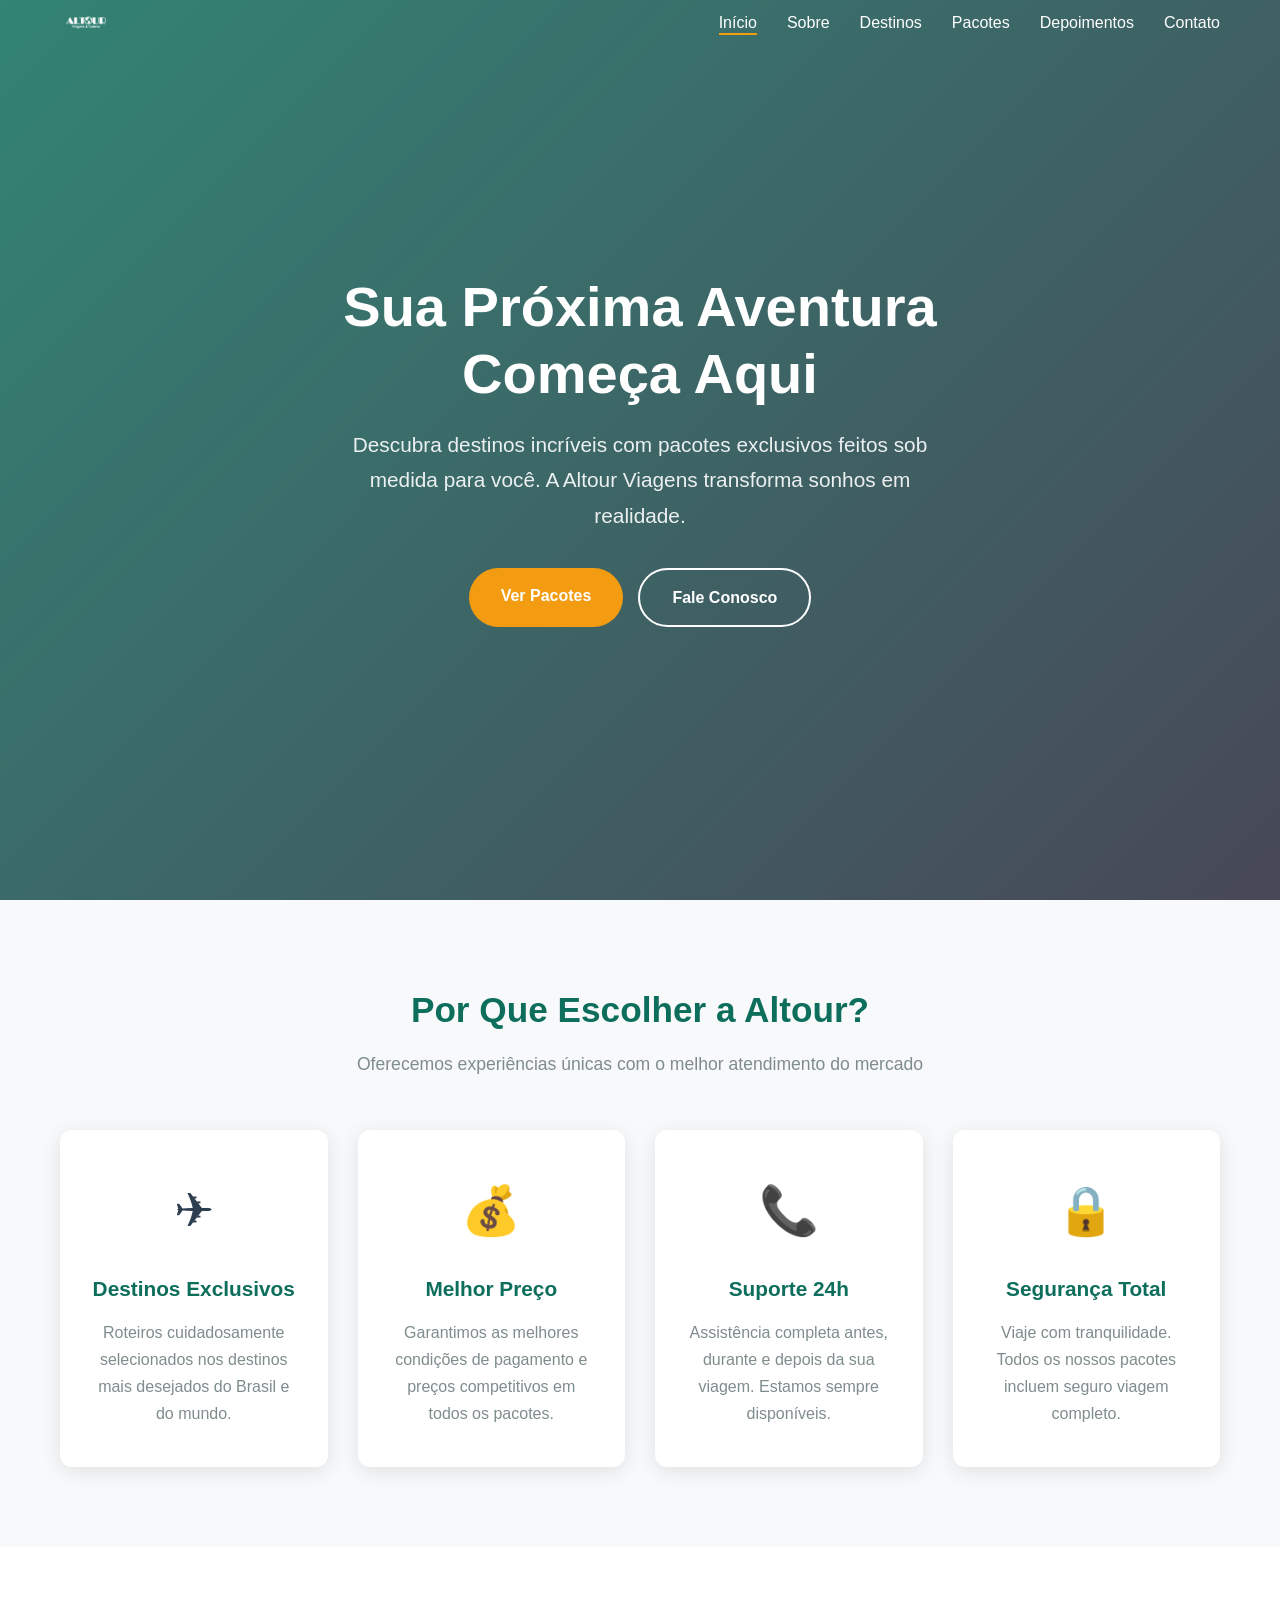
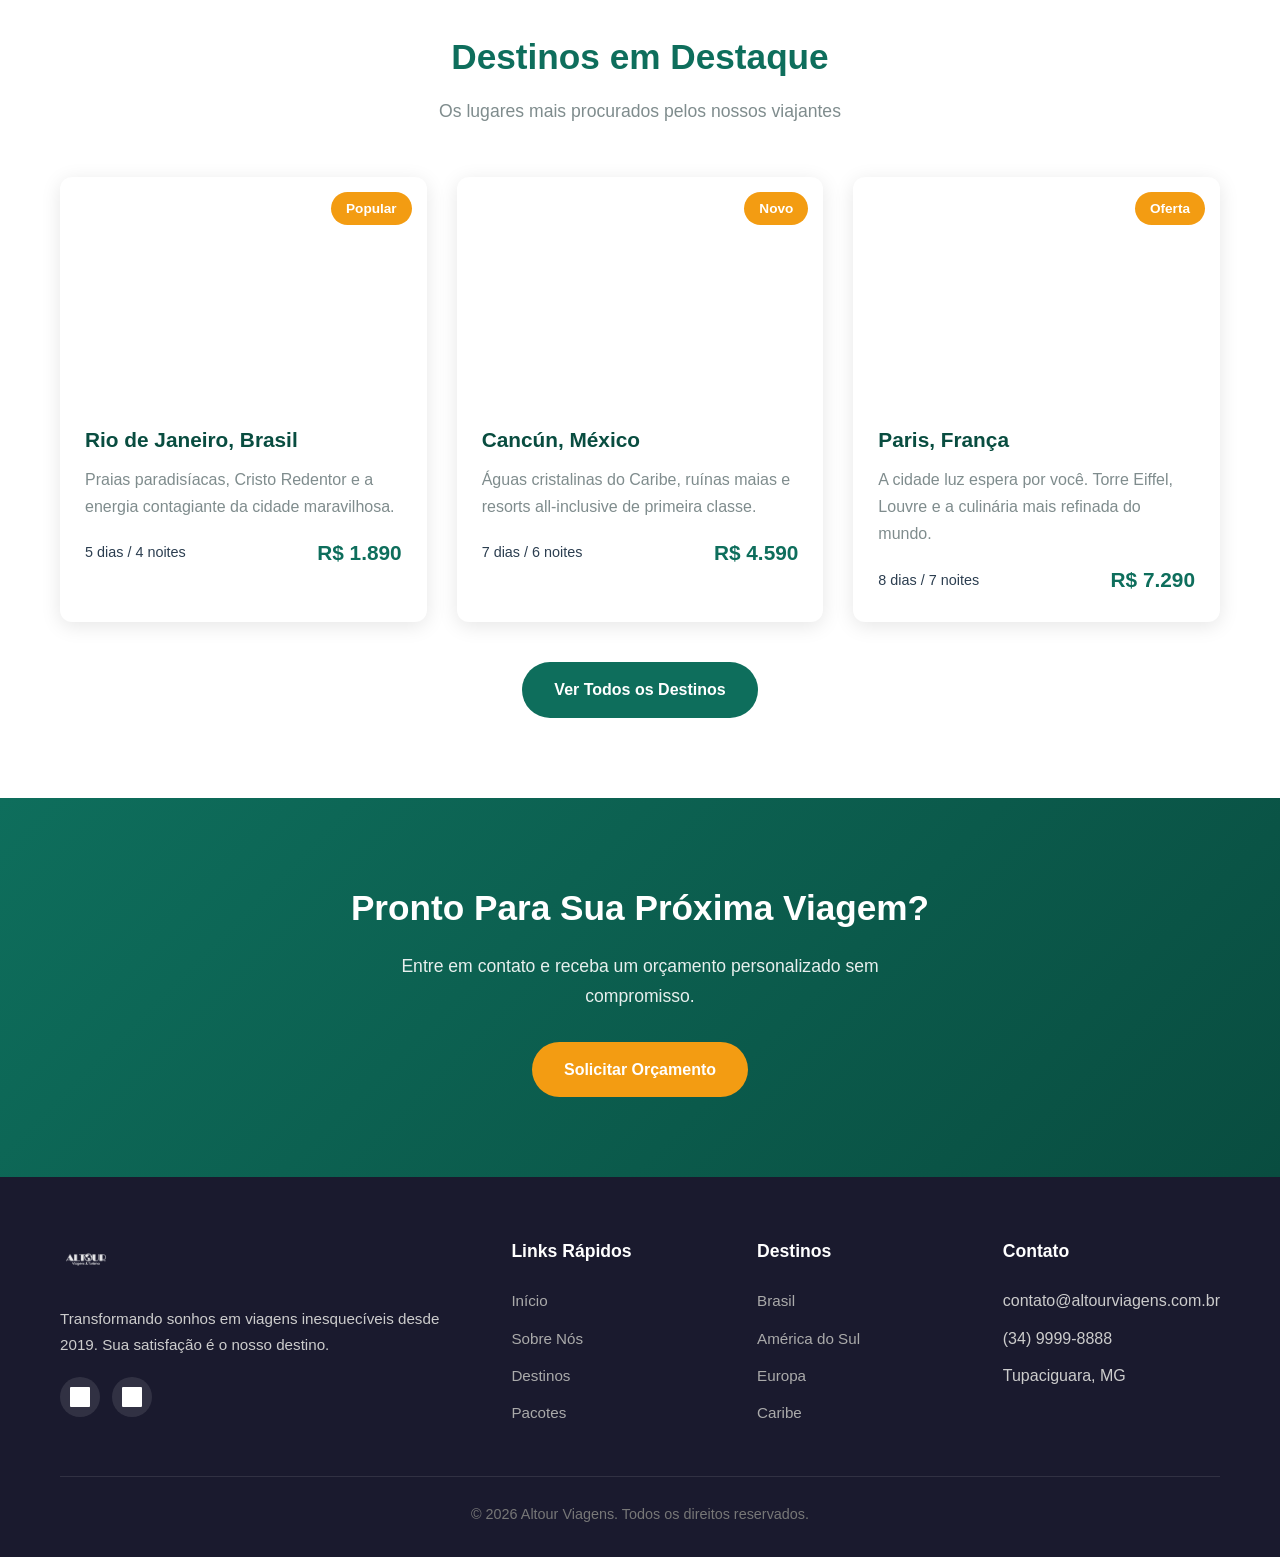
<file: index.html>
<!DOCTYPE html>
<html lang="pt-BR">
<head>
  <meta charset="UTF-8">
  <meta name="viewport" content="width=device-width, initial-scale=1.0">
  <title>Altour Viagens - Sua Próxima Aventura Começa Aqui</title>
  <meta name="description" content="Altour Viagens - Agência de viagens com os melhores pacotes e destinos nacionais e internacionais. Planeje sua viagem dos sonhos!">
  <link rel="stylesheet" href="css/style.css">
</head>
<body>

  <!-- HEADER -->
  <header>
    <nav class="container">
      <a href="index.html" class="logo"><img src="img/logo.png" alt="Altour Viagens & Turismo"></a>
      <ul class="nav-links">
        <li><a href="index.html" class="nav-link active">Início</a></li>
        <li><a href="about.html" class="nav-link">Sobre</a></li>
        <li><a href="destinations.html" class="nav-link">Destinos</a></li>
        <li><a href="packages.html" class="nav-link">Pacotes</a></li>
        <li><a href="testimonials.html" class="nav-link">Depoimentos</a></li>
        <li><a href="contact.html" class="nav-link">Contato</a></li>
      </ul>
      <button class="hamburger" aria-label="Menu">
        <span></span><span></span><span></span>
      </button>
    </nav>
  </header>

  <!-- HERO -->
  <section class="hero">
    <div class="hero-content">
      <h1>Sua Próxima Aventura<br>Começa Aqui</h1>
      <p>Descubra destinos incríveis com pacotes exclusivos feitos sob medida para você. A Altour Viagens transforma sonhos em realidade.</p>
      <div class="hero-buttons">
        <a href="packages.html" class="btn btn-primary">Ver Pacotes</a>
        <a href="contact.html" class="btn btn-outline">Fale Conosco</a>
      </div>
    </div>
  </section>

  <!-- DIFERENCIAIS -->
  <section class="section features">
    <div class="container">
      <div class="section-title">
        <h2>Por Que Escolher a Altour?</h2>
        <p>Oferecemos experiências únicas com o melhor atendimento do mercado</p>
      </div>
      <div class="features-grid">
        <div class="feature-card">
          <div class="feature-icon">&#9992;</div>
          <h3>Destinos Exclusivos</h3>
          <p>Roteiros cuidadosamente selecionados nos destinos mais desejados do Brasil e do mundo.</p>
        </div>
        <div class="feature-card">
          <div class="feature-icon">&#128176;</div>
          <h3>Melhor Preço</h3>
          <p>Garantimos as melhores condições de pagamento e preços competitivos em todos os pacotes.</p>
        </div>
        <div class="feature-card">
          <div class="feature-icon">&#128222;</div>
          <h3>Suporte 24h</h3>
          <p>Assistência completa antes, durante e depois da sua viagem. Estamos sempre disponíveis.</p>
        </div>
        <div class="feature-card">
          <div class="feature-icon">&#128274;</div>
          <h3>Segurança Total</h3>
          <p>Viaje com tranquilidade. Todos os nossos pacotes incluem seguro viagem completo.</p>
        </div>
      </div>
    </div>
  </section>

  <!-- DESTINOS EM DESTAQUE -->
  <section class="section">
    <div class="container">
      <div class="section-title">
        <h2>Destinos em Destaque</h2>
        <p>Os lugares mais procurados pelos nossos viajantes</p>
      </div>
      <div class="destinations-grid">
        <div class="destination-card">
          <div class="destination-img" style="background-image: url('https://images.unsplash.com/photo-1483729558449-99ef09a8c325?w=600&q=80')">
            <span class="destination-badge">Popular</span>
          </div>
          <div class="destination-info">
            <h3>Rio de Janeiro, Brasil</h3>
            <p>Praias paradisíacas, Cristo Redentor e a energia contagiante da cidade maravilhosa.</p>
            <div class="destination-meta">
              <span>5 dias / 4 noites</span>
              <span class="destination-price">R$ 1.890</span>
            </div>
          </div>
        </div>
        <div class="destination-card">
          <div class="destination-img" style="background-image: url('https://images.unsplash.com/photo-1539037116277-4db20889f2d4?w=600&q=80')">
            <span class="destination-badge">Novo</span>
          </div>
          <div class="destination-info">
            <h3>Cancún, México</h3>
            <p>Águas cristalinas do Caribe, ruínas maias e resorts all-inclusive de primeira classe.</p>
            <div class="destination-meta">
              <span>7 dias / 6 noites</span>
              <span class="destination-price">R$ 4.590</span>
            </div>
          </div>
        </div>
        <div class="destination-card">
          <div class="destination-img" style="background-image: url('https://images.unsplash.com/photo-1499856871958-5b9627545d1a?w=600&q=80')">
            <span class="destination-badge">Oferta</span>
          </div>
          <div class="destination-info">
            <h3>Paris, França</h3>
            <p>A cidade luz espera por você. Torre Eiffel, Louvre e a culinária mais refinada do mundo.</p>
            <div class="destination-meta">
              <span>8 dias / 7 noites</span>
              <span class="destination-price">R$ 7.290</span>
            </div>
          </div>
        </div>
      </div>
      <div style="text-align: center; margin-top: 40px;">
        <a href="destinations.html" class="btn btn-secondary">Ver Todos os Destinos</a>
      </div>
    </div>
  </section>

  <!-- CTA -->
  <section class="cta">
    <div class="container">
      <h2>Pronto Para Sua Próxima Viagem?</h2>
      <p>Entre em contato e receba um orçamento personalizado sem compromisso.</p>
      <a href="contact.html" class="btn btn-primary">Solicitar Orçamento</a>
    </div>
  </section>

  <!-- FOOTER -->
  <footer>
    <div class="container">
      <div class="footer-grid">
        <div class="footer-about">
          <a href="index.html" class="logo"><img src="img/logo.png" alt="Altour Viagens & Turismo"></a>
          <p>Transformando sonhos em viagens inesquecíveis desde 2019. Sua satisfação é o nosso destino.</p>
          <div class="footer-social">
            <a href="#" aria-label="Facebook"><img src="img/icon2.png" alt="Facebook"></a>
            <a href="#" aria-label="Instagram"><img src="img/icon1.png" alt="Instagram"></a>
          </div>
        </div>
        <div class="footer-col">
          <h4>Links Rápidos</h4>
          <ul>
            <li><a href="index.html">Início</a></li>
            <li><a href="about.html">Sobre Nós</a></li>
            <li><a href="destinations.html">Destinos</a></li>
            <li><a href="packages.html">Pacotes</a></li>
          </ul>
        </div>
        <div class="footer-col">
          <h4>Destinos</h4>
          <ul>
            <li><a href="destinations.html">Brasil</a></li>
            <li><a href="destinations.html">América do Sul</a></li>
            <li><a href="destinations.html">Europa</a></li>
            <li><a href="destinations.html">Caribe</a></li>
          </ul>
        </div>
        <div class="footer-col">
          <h4>Contato</h4>
          <ul>
            <li>contato@altourviagens.com.br</li>
            <li>(34) 9999-8888</li>
            <li>Tupaciguara, MG</li>
          </ul>
        </div>
      </div>
      <div class="footer-bottom">
        <p>&copy; 2026 Altour Viagens. Todos os direitos reservados.</p>
      </div>
    </div>
  </footer>

  <script src="js/main.js"></script>
</body>
</html>
</file>
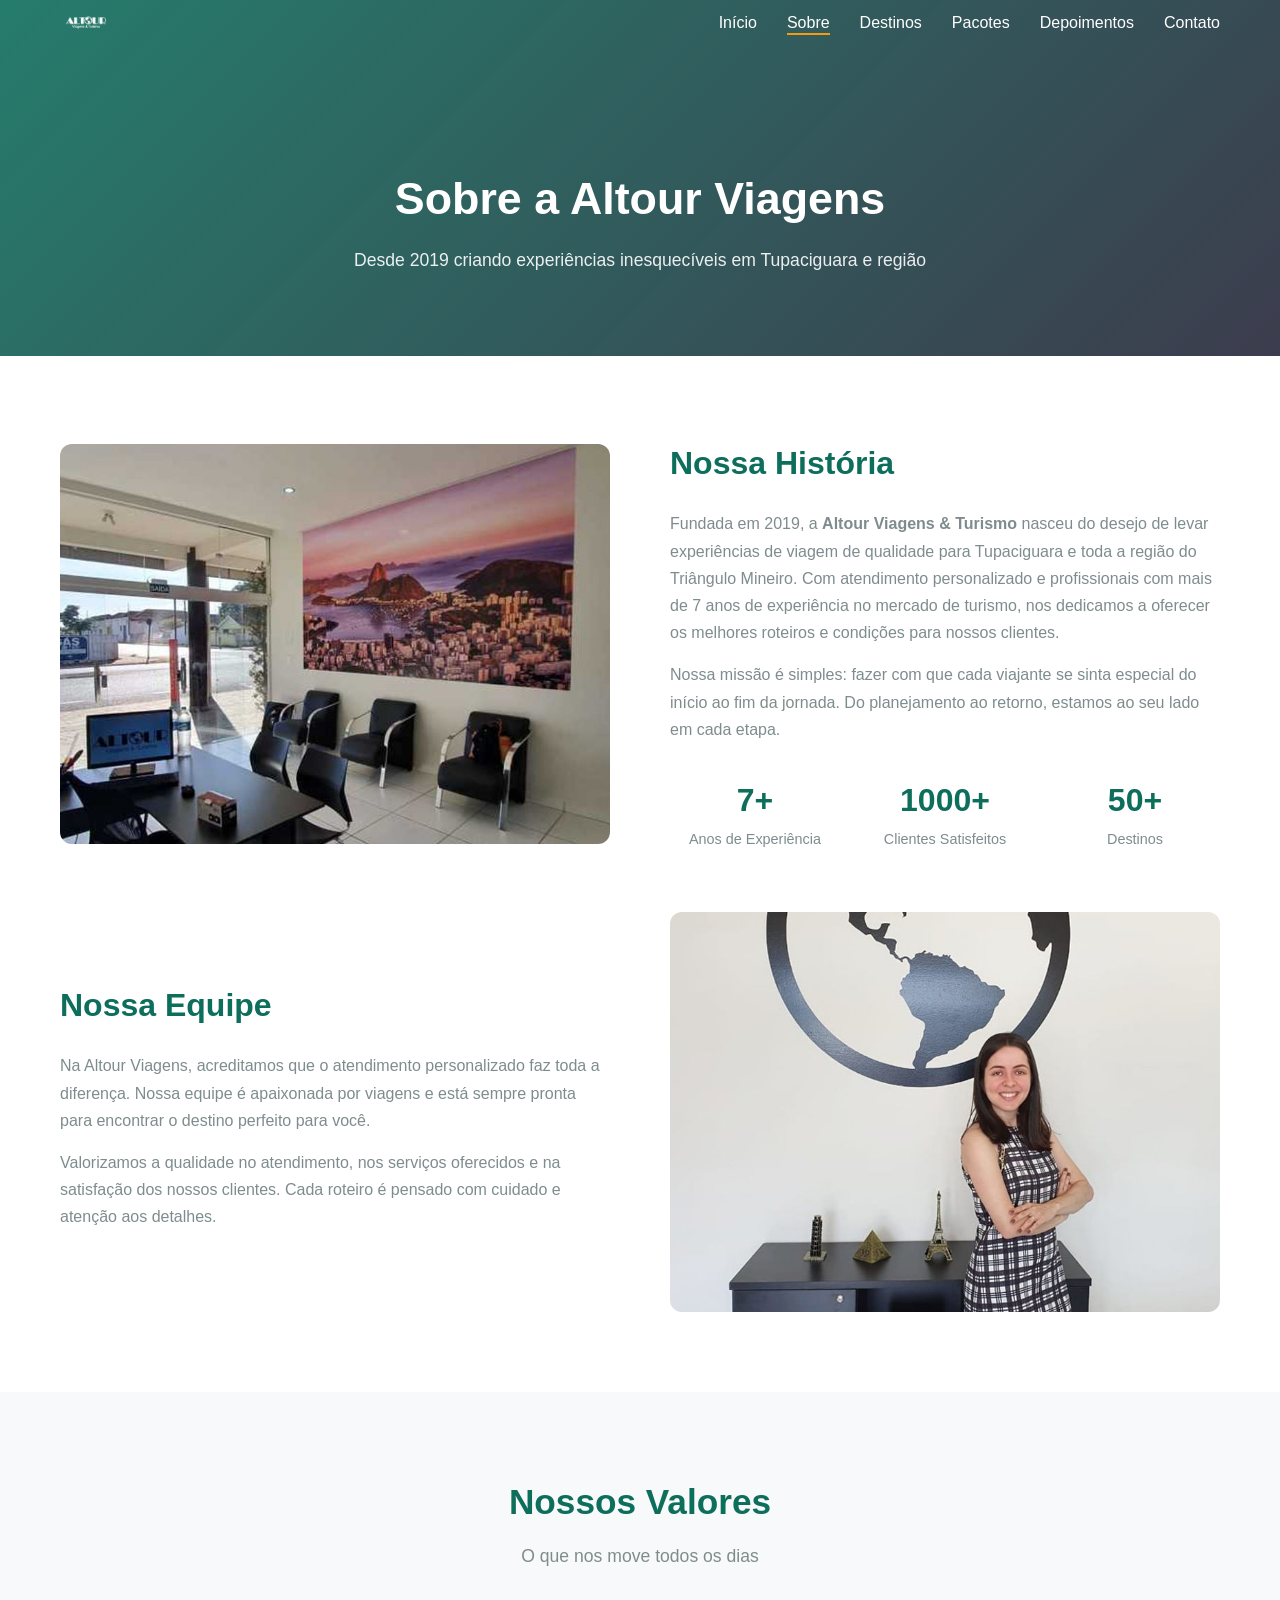
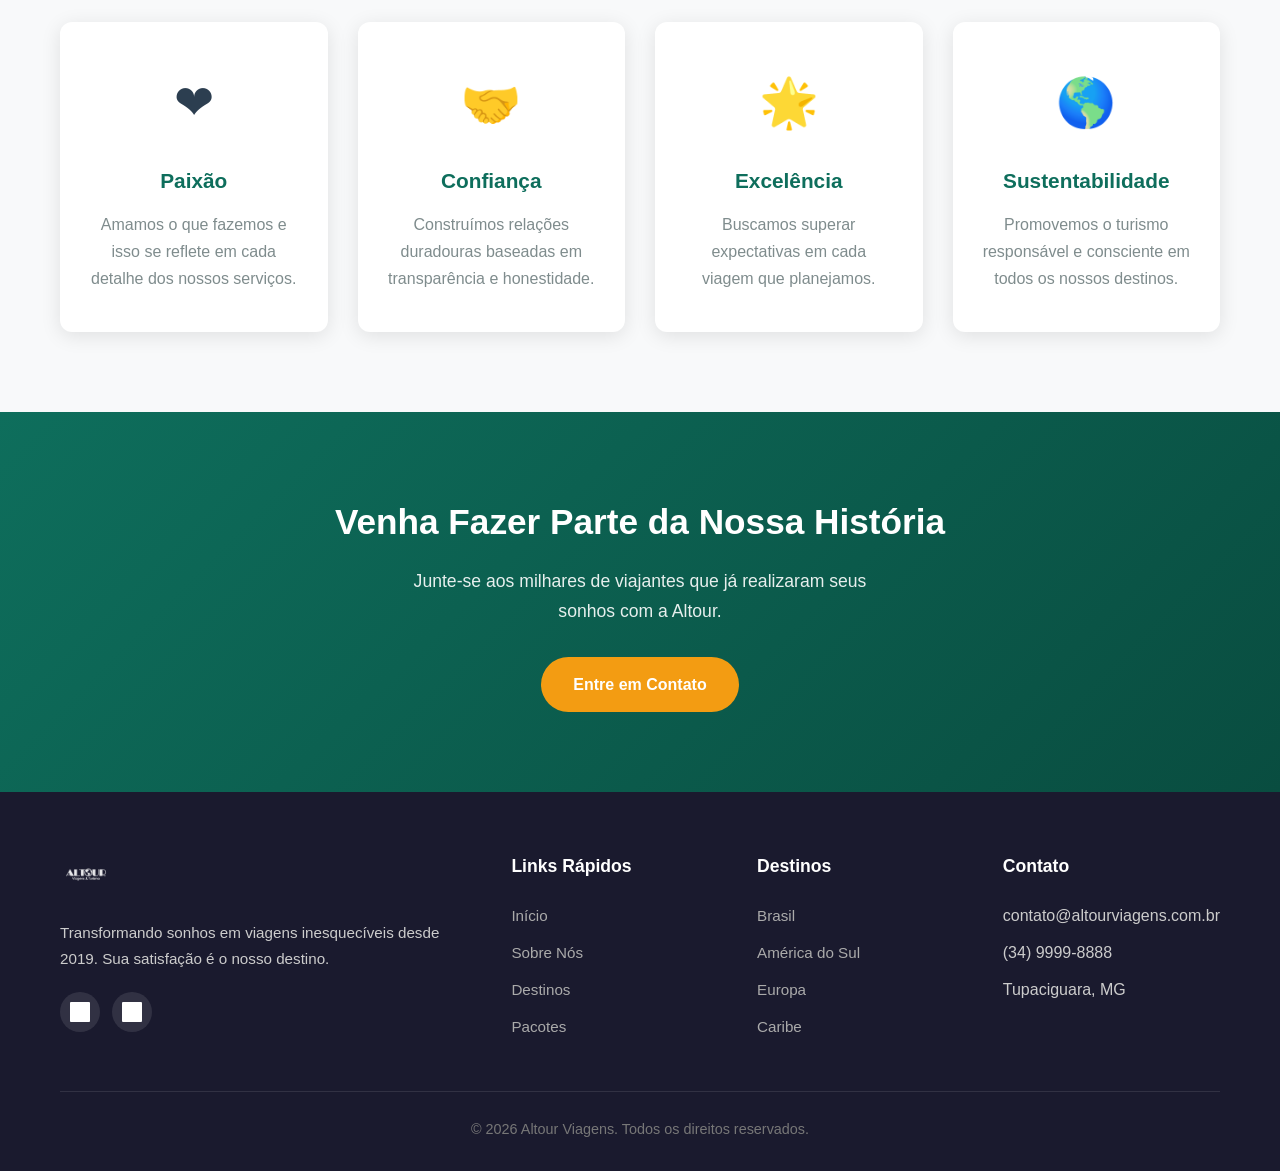
<file: about.html>
<!DOCTYPE html>
<html lang="pt-BR">
<head>
  <meta charset="UTF-8">
  <meta name="viewport" content="width=device-width, initial-scale=1.0">
  <title>Sobre Nós - Altour Viagens</title>
  <meta name="description" content="Conheça a história da Altour Viagens e descubra por que somos referência em turismo no Brasil.">
  <link rel="stylesheet" href="css/style.css">
</head>
<body>

  <!-- HEADER -->
  <header class="scrolled">
    <nav class="container">
      <a href="index.html" class="logo"><img src="img/logo.png" alt="Altour Viagens & Turismo"></a>
      <ul class="nav-links">
        <li><a href="index.html" class="nav-link">Início</a></li>
        <li><a href="about.html" class="nav-link active">Sobre</a></li>
        <li><a href="destinations.html" class="nav-link">Destinos</a></li>
        <li><a href="packages.html" class="nav-link">Pacotes</a></li>
        <li><a href="testimonials.html" class="nav-link">Depoimentos</a></li>
        <li><a href="contact.html" class="nav-link">Contato</a></li>
      </ul>
      <button class="hamburger" aria-label="Menu">
        <span></span><span></span><span></span>
      </button>
    </nav>
  </header>

  <!-- PAGE HERO -->
  <section class="page-hero">
    <div class="container">
      <h1>Sobre a Altour Viagens</h1>
      <p>Desde 2019 criando experiências inesquecíveis em Tupaciguara e região</p>
    </div>
  </section>

  <!-- ABOUT -->
  <section class="section">
    <div class="container">
      <div class="about-content">
        <div class="about-img"><img src="img/office.jpg" alt="Escritório da Altour Viagens em Tupaciguara"></div>
        <div class="about-text">
          <h2>Nossa História</h2>
          <p>Fundada em 2019, a <strong>Altour Viagens & Turismo</strong> nasceu do desejo de levar experiências de viagem de qualidade para Tupaciguara e toda a região do Triângulo Mineiro. Com atendimento personalizado e profissionais com mais de 7 anos de experiência no mercado de turismo, nos dedicamos a oferecer os melhores roteiros e condições para nossos clientes.</p>
          <p>Nossa missão é simples: fazer com que cada viajante se sinta especial do início ao fim da jornada. Do planejamento ao retorno, estamos ao seu lado em cada etapa.</p>
          <div class="about-stats">
            <div class="stat">
              <div class="stat-number">7+</div>
              <div class="stat-label">Anos de Experiência</div>
            </div>
            <div class="stat">
              <div class="stat-number">1000+</div>
              <div class="stat-label">Clientes Satisfeitos</div>
            </div>
            <div class="stat">
              <div class="stat-number">50+</div>
              <div class="stat-label">Destinos</div>
            </div>
          </div>
        </div>
      </div>

      <div class="about-content" style="margin-top: 60px;">
        <div class="about-text">
          <h2>Nossa Equipe</h2>
          <p>Na Altour Viagens, acreditamos que o atendimento personalizado faz toda a diferença. Nossa equipe é apaixonada por viagens e está sempre pronta para encontrar o destino perfeito para você.</p>
          <p>Valorizamos a qualidade no atendimento, nos serviços oferecidos e na satisfação dos nossos clientes. Cada roteiro é pensado com cuidado e atenção aos detalhes.</p>
        </div>
        <div class="about-img"><img src="img/team-ligia.jpg" alt="Equipe Altour Viagens"></div>
      </div>
    </div>
  </section>

  <!-- VALUES -->
  <section class="section features">
    <div class="container">
      <div class="section-title">
        <h2>Nossos Valores</h2>
        <p>O que nos move todos os dias</p>
      </div>
      <div class="features-grid">
        <div class="feature-card">
          <div class="feature-icon">&#10084;</div>
          <h3>Paixão</h3>
          <p>Amamos o que fazemos e isso se reflete em cada detalhe dos nossos serviços.</p>
        </div>
        <div class="feature-card">
          <div class="feature-icon">&#129309;</div>
          <h3>Confiança</h3>
          <p>Construímos relações duradouras baseadas em transparência e honestidade.</p>
        </div>
        <div class="feature-card">
          <div class="feature-icon">&#127775;</div>
          <h3>Excelência</h3>
          <p>Buscamos superar expectativas em cada viagem que planejamos.</p>
        </div>
        <div class="feature-card">
          <div class="feature-icon">&#127758;</div>
          <h3>Sustentabilidade</h3>
          <p>Promovemos o turismo responsável e consciente em todos os nossos destinos.</p>
        </div>
      </div>
    </div>
  </section>

  <!-- CTA -->
  <section class="cta">
    <div class="container">
      <h2>Venha Fazer Parte da Nossa História</h2>
      <p>Junte-se aos milhares de viajantes que já realizaram seus sonhos com a Altour.</p>
      <a href="contact.html" class="btn btn-primary">Entre em Contato</a>
    </div>
  </section>

  <!-- FOOTER -->
  <footer>
    <div class="container">
      <div class="footer-grid">
        <div class="footer-about">
          <a href="index.html" class="logo"><img src="img/logo.png" alt="Altour Viagens & Turismo"></a>
          <p>Transformando sonhos em viagens inesquecíveis desde 2019. Sua satisfação é o nosso destino.</p>
          <div class="footer-social">
            <a href="#" aria-label="Facebook"><img src="img/icon2.png" alt="Facebook"></a>
            <a href="#" aria-label="Instagram"><img src="img/icon1.png" alt="Instagram"></a>
          </div>
        </div>
        <div class="footer-col">
          <h4>Links Rápidos</h4>
          <ul>
            <li><a href="index.html">Início</a></li>
            <li><a href="about.html">Sobre Nós</a></li>
            <li><a href="destinations.html">Destinos</a></li>
            <li><a href="packages.html">Pacotes</a></li>
          </ul>
        </div>
        <div class="footer-col">
          <h4>Destinos</h4>
          <ul>
            <li><a href="destinations.html">Brasil</a></li>
            <li><a href="destinations.html">América do Sul</a></li>
            <li><a href="destinations.html">Europa</a></li>
            <li><a href="destinations.html">Caribe</a></li>
          </ul>
        </div>
        <div class="footer-col">
          <h4>Contato</h4>
          <ul>
            <li>contato@altourviagens.com.br</li>
            <li>(34) 9999-8888</li>
            <li>Tupaciguara, MG</li>
          </ul>
        </div>
      </div>
      <div class="footer-bottom">
        <p>&copy; 2026 Altour Viagens. Todos os direitos reservados.</p>
      </div>
    </div>
  </footer>

  <script src="js/main.js"></script>
</body>
</html>
</file>
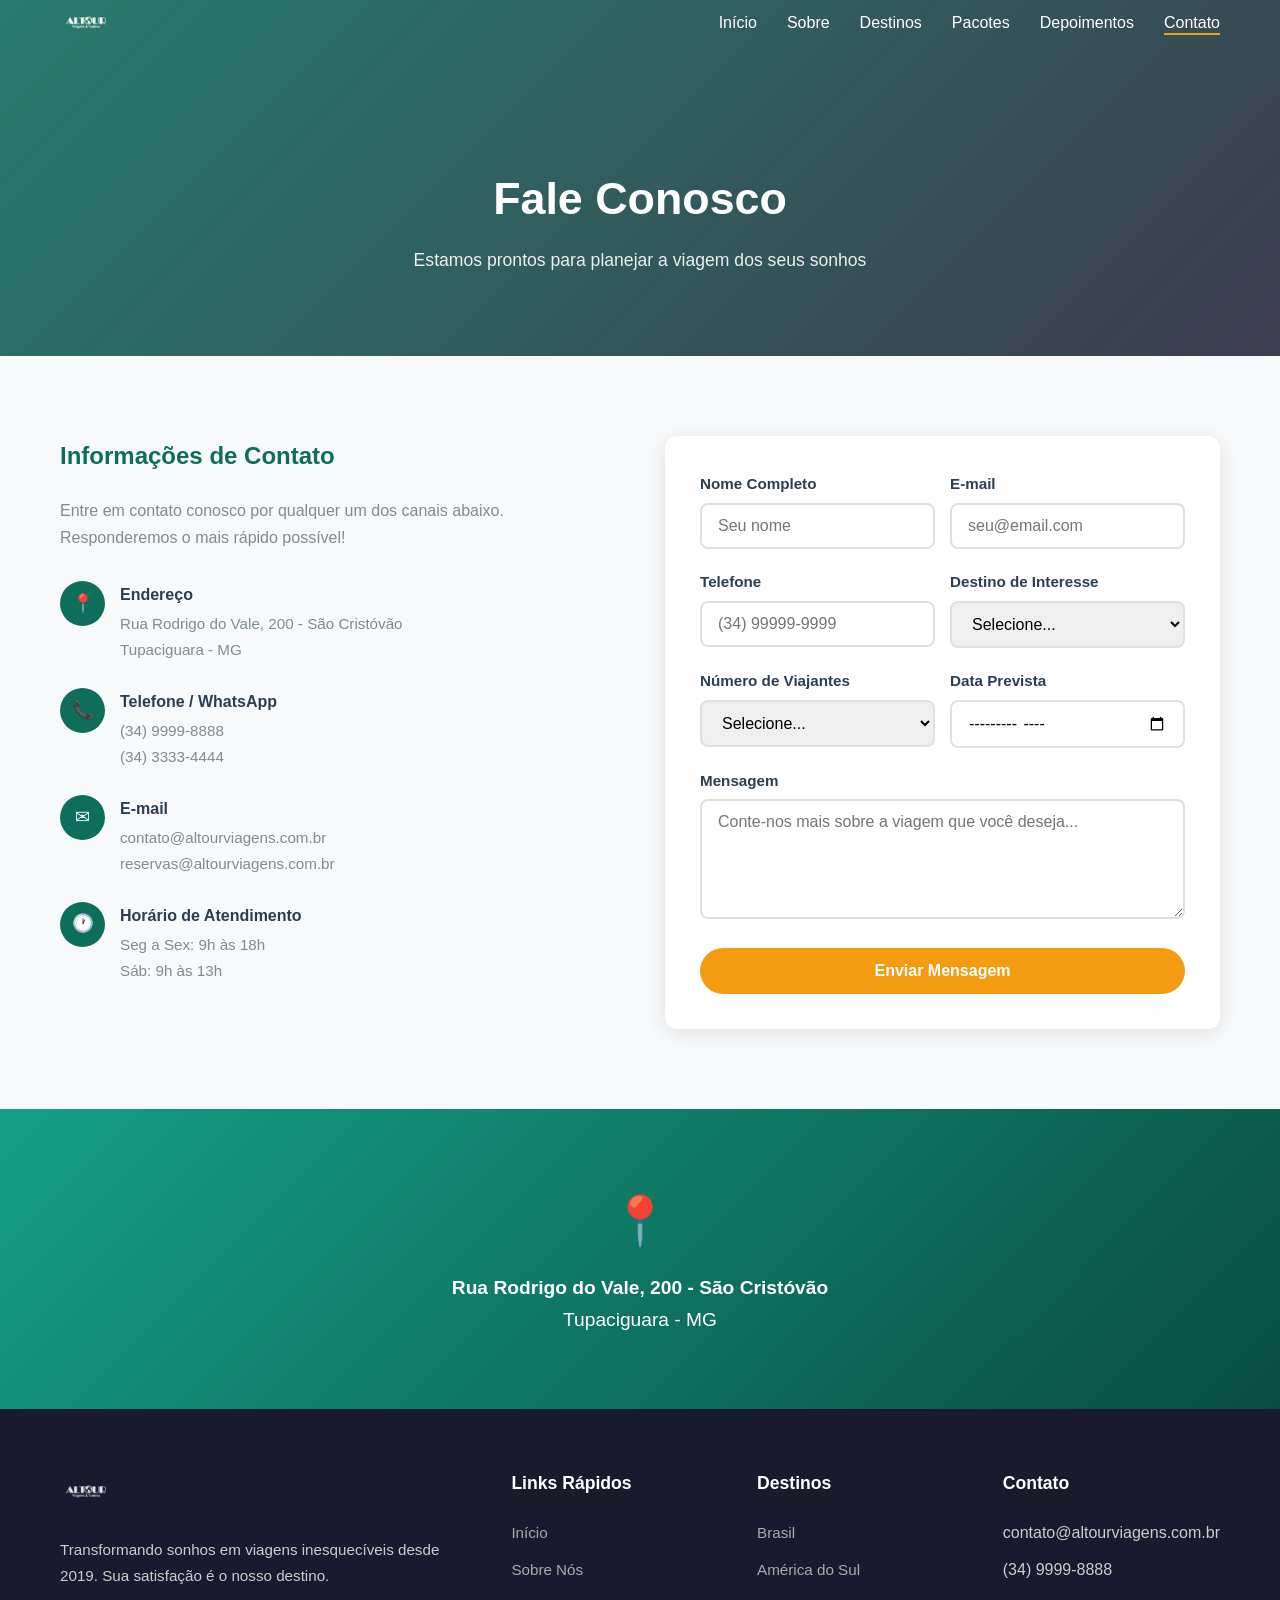
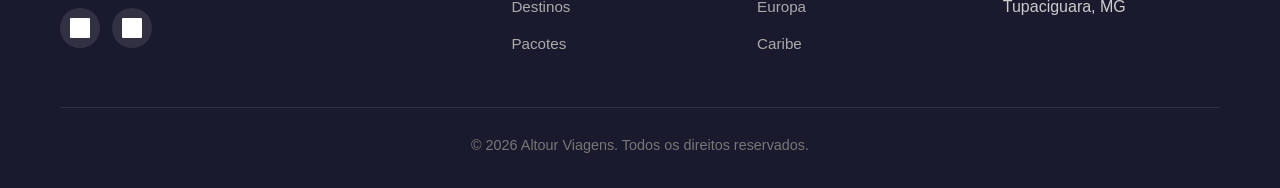
<file: contact.html>
<!DOCTYPE html>
<html lang="pt-BR">
<head>
  <meta charset="UTF-8">
  <meta name="viewport" content="width=device-width, initial-scale=1.0">
  <title>Contato - Altour Viagens</title>
  <meta name="description" content="Entre em contato com a Altour Viagens e solicite seu orçamento personalizado.">
  <link rel="stylesheet" href="css/style.css">
</head>
<body>

  <!-- HEADER -->
  <header class="scrolled">
    <nav class="container">
      <a href="index.html" class="logo"><img src="img/logo.png" alt="Altour Viagens & Turismo"></a>
      <ul class="nav-links">
        <li><a href="index.html" class="nav-link">Início</a></li>
        <li><a href="about.html" class="nav-link">Sobre</a></li>
        <li><a href="destinations.html" class="nav-link">Destinos</a></li>
        <li><a href="packages.html" class="nav-link">Pacotes</a></li>
        <li><a href="testimonials.html" class="nav-link">Depoimentos</a></li>
        <li><a href="contact.html" class="nav-link active">Contato</a></li>
      </ul>
      <button class="hamburger" aria-label="Menu">
        <span></span><span></span><span></span>
      </button>
    </nav>
  </header>

  <!-- PAGE HERO -->
  <section class="page-hero">
    <div class="container">
      <h1>Fale Conosco</h1>
      <p>Estamos prontos para planejar a viagem dos seus sonhos</p>
    </div>
  </section>

  <!-- CONTACT -->
  <section class="section contact">
    <div class="container">
      <div class="contact-wrapper">

        <!-- Contact Info -->
        <div class="contact-info">
          <h3>Informações de Contato</h3>
          <p>Entre em contato conosco por qualquer um dos canais abaixo. Responderemos o mais rápido possível!</p>

          <div class="contact-item">
            <div class="contact-icon">&#128205;</div>
            <div class="contact-item-text">
              <h4>Endereço</h4>
              <p>Rua Rodrigo do Vale, 200 - São Cristóvão<br>Tupaciguara - MG</p>
            </div>
          </div>

          <div class="contact-item">
            <div class="contact-icon">&#128222;</div>
            <div class="contact-item-text">
              <h4>Telefone / WhatsApp</h4>
              <p>(34) 9999-8888<br>(34) 3333-4444</p>
            </div>
          </div>

          <div class="contact-item">
            <div class="contact-icon">&#9993;</div>
            <div class="contact-item-text">
              <h4>E-mail</h4>
              <p>contato@altourviagens.com.br<br>reservas@altourviagens.com.br</p>
            </div>
          </div>

          <div class="contact-item">
            <div class="contact-icon">&#128336;</div>
            <div class="contact-item-text">
              <h4>Horário de Atendimento</h4>
              <p>Seg a Sex: 9h às 18h<br>Sáb: 9h às 13h</p>
            </div>
          </div>
        </div>

        <!-- Contact Form -->
        <div class="contact-form">
          <form>
            <div class="form-row">
              <div class="form-group">
                <label for="name">Nome Completo</label>
                <input type="text" id="name" name="name" placeholder="Seu nome" required>
              </div>
              <div class="form-group">
                <label for="email">E-mail</label>
                <input type="email" id="email" name="email" placeholder="seu@email.com" required>
              </div>
            </div>
            <div class="form-row">
              <div class="form-group">
                <label for="phone">Telefone</label>
                <input type="tel" id="phone" name="phone" placeholder="(34) 99999-9999">
              </div>
              <div class="form-group">
                <label for="destination">Destino de Interesse</label>
                <select id="destination" name="destination">
                  <option value="">Selecione...</option>
                  <option value="rio">Rio de Janeiro</option>
                  <option value="noronha">Fernando de Noronha</option>
                  <option value="gramado">Gramado</option>
                  <option value="salvador">Salvador</option>
                  <option value="cancun">Cancún</option>
                  <option value="paris">Paris</option>
                  <option value="lisboa">Lisboa</option>
                  <option value="maldivas">Maldivas</option>
                  <option value="europa">Europa Clássica</option>
                  <option value="outro">Outro</option>
                </select>
              </div>
            </div>
            <div class="form-row">
              <div class="form-group">
                <label for="travelers">Número de Viajantes</label>
                <select id="travelers" name="travelers">
                  <option value="">Selecione...</option>
                  <option value="1">1 pessoa</option>
                  <option value="2">2 pessoas</option>
                  <option value="3-4">3-4 pessoas</option>
                  <option value="5+">5 ou mais</option>
                </select>
              </div>
              <div class="form-group">
                <label for="date">Data Prevista</label>
                <input type="month" id="date" name="date">
              </div>
            </div>
            <div class="form-group">
              <label for="message">Mensagem</label>
              <textarea id="message" name="message" placeholder="Conte-nos mais sobre a viagem que você deseja..."></textarea>
            </div>
            <button type="submit" class="btn btn-primary" style="width: 100%;">Enviar Mensagem</button>
          </form>
        </div>

      </div>
    </div>
  </section>

  <!-- MAP PLACEHOLDER -->
  <section style="background: var(--bg-light); padding: 0;">
    <div style="background: linear-gradient(135deg, var(--primary-light), var(--primary-dark)); height: 300px; display: flex; align-items: center; justify-content: center; color: #fff; font-size: 1.2rem;">
      <div style="text-align: center;">
        <div style="font-size: 3rem; margin-bottom: 10px;">&#128205;</div>
        <p><strong>Rua Rodrigo do Vale, 200 - São Cristóvão</strong></p>
        <p>Tupaciguara - MG</p>
      </div>
    </div>
  </section>

  <!-- FOOTER -->
  <footer>
    <div class="container">
      <div class="footer-grid">
        <div class="footer-about">
          <a href="index.html" class="logo"><img src="img/logo.png" alt="Altour Viagens & Turismo"></a>
          <p>Transformando sonhos em viagens inesquecíveis desde 2019. Sua satisfação é o nosso destino.</p>
          <div class="footer-social">
            <a href="#" aria-label="Facebook"><img src="img/icon2.png" alt="Facebook"></a>
            <a href="#" aria-label="Instagram"><img src="img/icon1.png" alt="Instagram"></a>
          </div>
        </div>
        <div class="footer-col">
          <h4>Links Rápidos</h4>
          <ul>
            <li><a href="index.html">Início</a></li>
            <li><a href="about.html">Sobre Nós</a></li>
            <li><a href="destinations.html">Destinos</a></li>
            <li><a href="packages.html">Pacotes</a></li>
          </ul>
        </div>
        <div class="footer-col">
          <h4>Destinos</h4>
          <ul>
            <li><a href="destinations.html">Brasil</a></li>
            <li><a href="destinations.html">América do Sul</a></li>
            <li><a href="destinations.html">Europa</a></li>
            <li><a href="destinations.html">Caribe</a></li>
          </ul>
        </div>
        <div class="footer-col">
          <h4>Contato</h4>
          <ul>
            <li>contato@altourviagens.com.br</li>
            <li>(34) 9999-8888</li>
            <li>Tupaciguara, MG</li>
          </ul>
        </div>
      </div>
      <div class="footer-bottom">
        <p>&copy; 2026 Altour Viagens. Todos os direitos reservados.</p>
      </div>
    </div>
  </footer>

  <script src="js/main.js"></script>
</body>
</html>
</file>
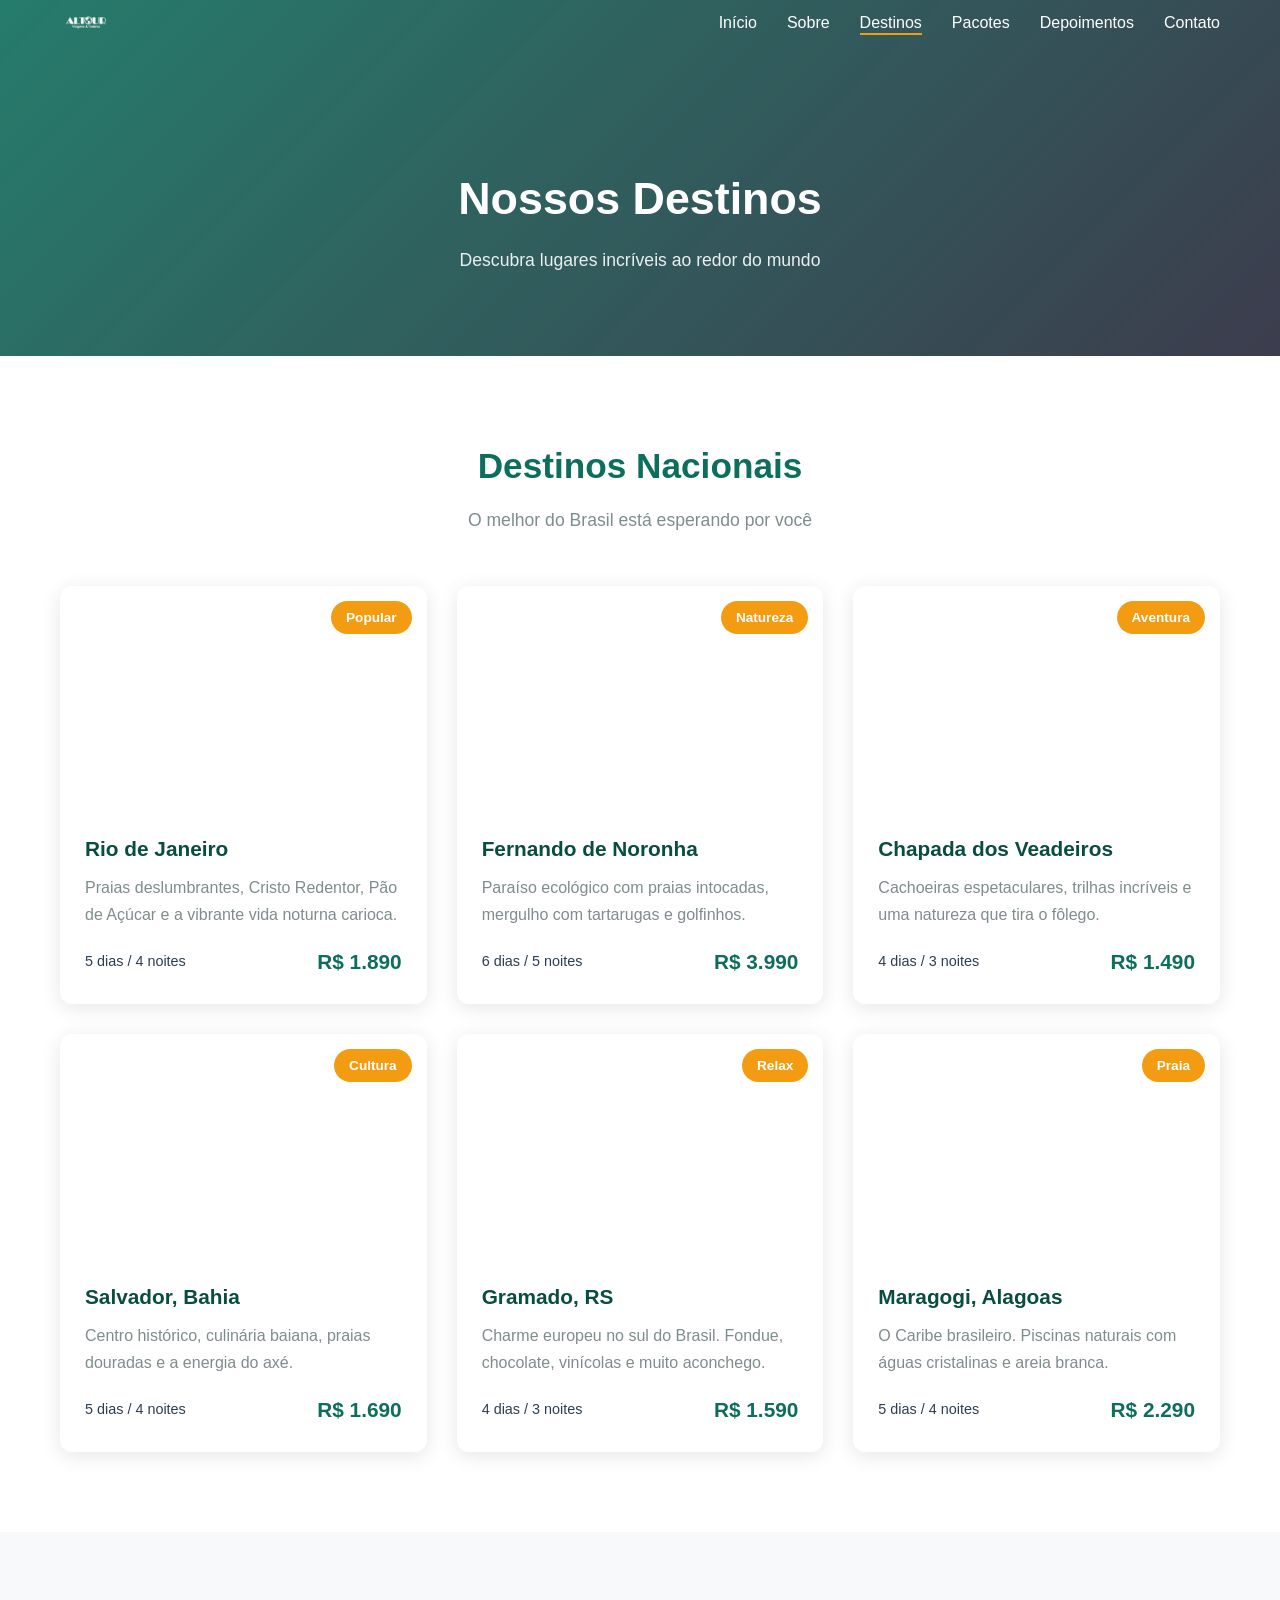
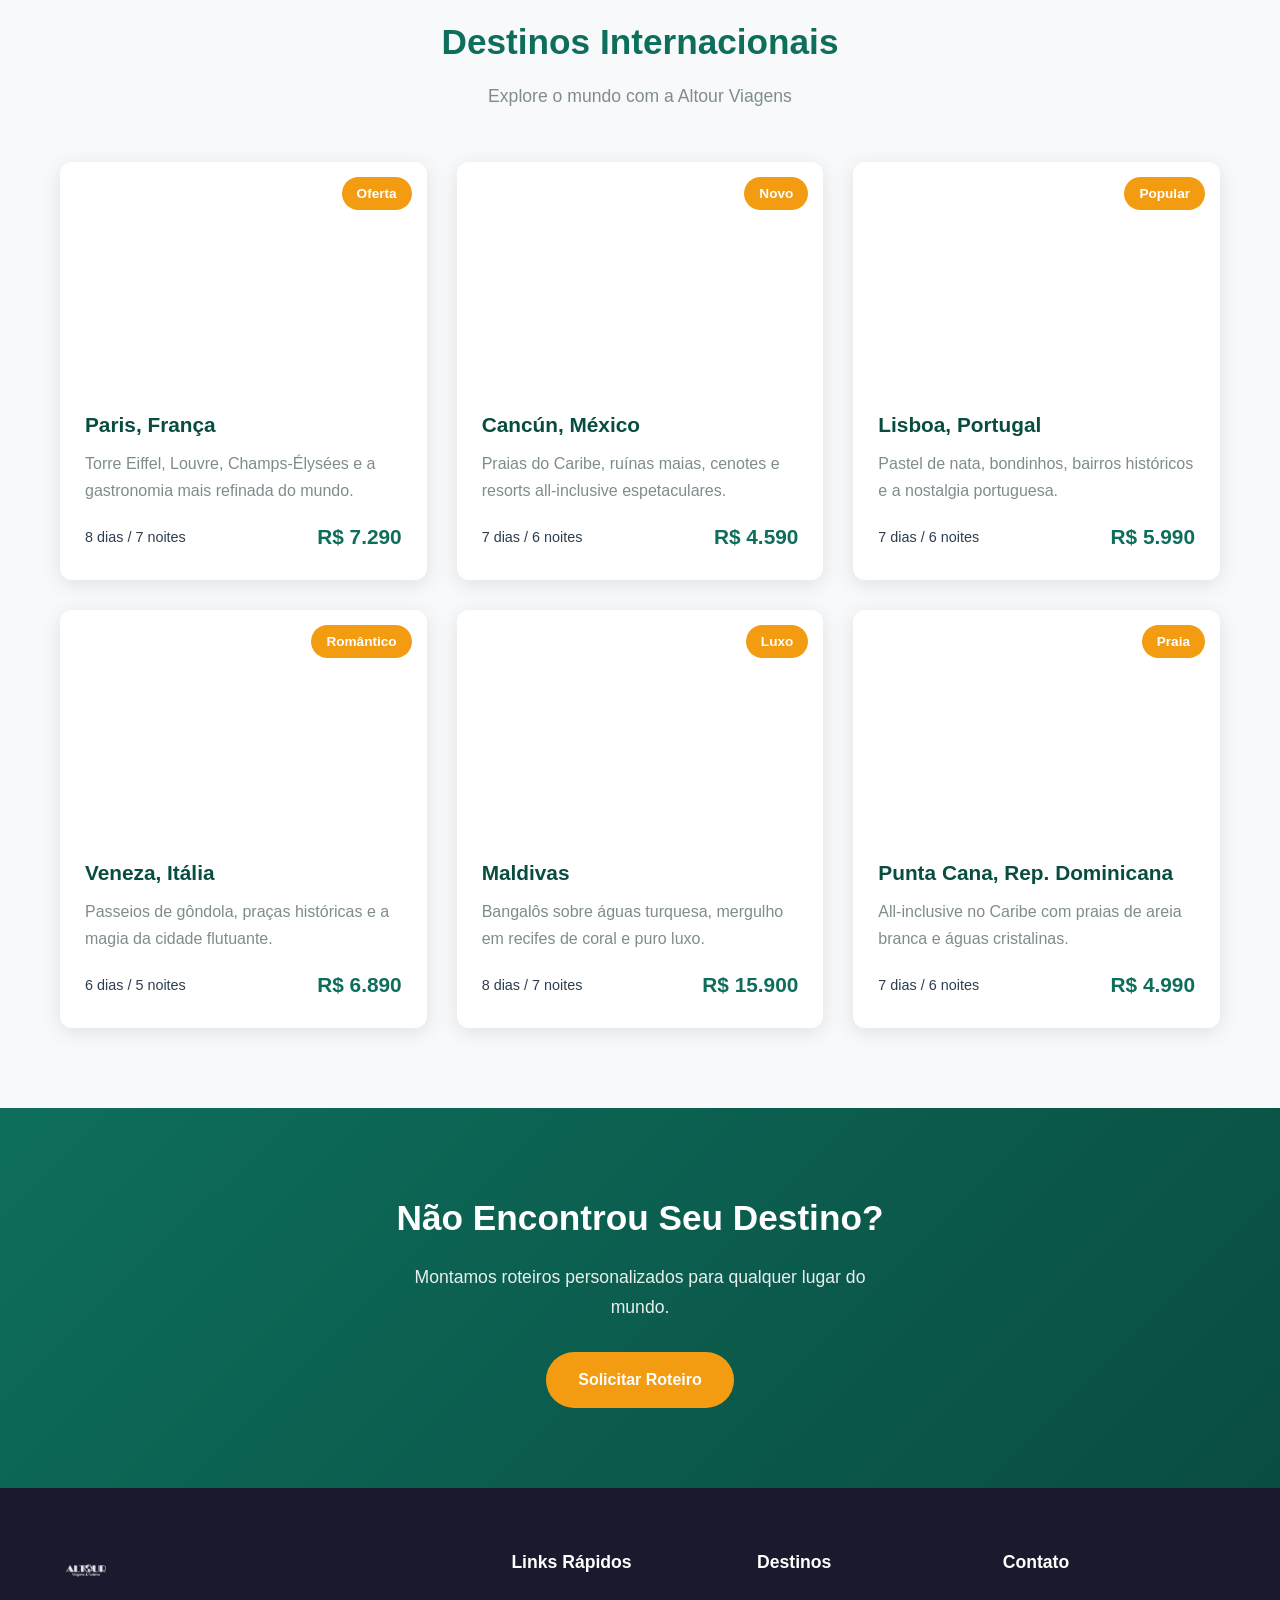
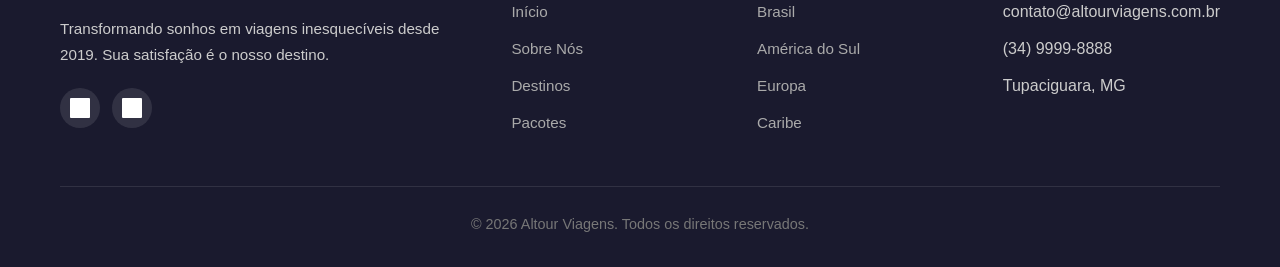
<file: destinations.html>
<!DOCTYPE html>
<html lang="pt-BR">
<head>
  <meta charset="UTF-8">
  <meta name="viewport" content="width=device-width, initial-scale=1.0">
  <title>Destinos - Altour Viagens</title>
  <meta name="description" content="Explore os melhores destinos nacionais e internacionais com a Altour Viagens.">
  <link rel="stylesheet" href="css/style.css">
</head>
<body>

  <!-- HEADER -->
  <header class="scrolled">
    <nav class="container">
      <a href="index.html" class="logo"><img src="img/logo.png" alt="Altour Viagens & Turismo"></a>
      <ul class="nav-links">
        <li><a href="index.html" class="nav-link">Início</a></li>
        <li><a href="about.html" class="nav-link">Sobre</a></li>
        <li><a href="destinations.html" class="nav-link active">Destinos</a></li>
        <li><a href="packages.html" class="nav-link">Pacotes</a></li>
        <li><a href="testimonials.html" class="nav-link">Depoimentos</a></li>
        <li><a href="contact.html" class="nav-link">Contato</a></li>
      </ul>
      <button class="hamburger" aria-label="Menu">
        <span></span><span></span><span></span>
      </button>
    </nav>
  </header>

  <!-- PAGE HERO -->
  <section class="page-hero">
    <div class="container">
      <h1>Nossos Destinos</h1>
      <p>Descubra lugares incríveis ao redor do mundo</p>
    </div>
  </section>

  <!-- DESTINOS NACIONAIS -->
  <section class="section">
    <div class="container">
      <div class="section-title">
        <h2>Destinos Nacionais</h2>
        <p>O melhor do Brasil está esperando por você</p>
      </div>
      <div class="destinations-grid">
        <div class="destination-card">
          <div class="destination-img" style="background-image: url('https://images.unsplash.com/photo-1483729558449-99ef09a8c325?w=600&q=80')">
            <span class="destination-badge">Popular</span>
          </div>
          <div class="destination-info">
            <h3>Rio de Janeiro</h3>
            <p>Praias deslumbrantes, Cristo Redentor, Pão de Açúcar e a vibrante vida noturna carioca.</p>
            <div class="destination-meta">
              <span>5 dias / 4 noites</span>
              <span class="destination-price">R$ 1.890</span>
            </div>
          </div>
        </div>
        <div class="destination-card">
          <div class="destination-img" style="background-image: url('https://images.unsplash.com/photo-1598971861713-54ad16a7e72e?w=600&q=80')">
            <span class="destination-badge">Natureza</span>
          </div>
          <div class="destination-info">
            <h3>Fernando de Noronha</h3>
            <p>Paraíso ecológico com praias intocadas, mergulho com tartarugas e golfinhos.</p>
            <div class="destination-meta">
              <span>6 dias / 5 noites</span>
              <span class="destination-price">R$ 3.990</span>
            </div>
          </div>
        </div>
        <div class="destination-card">
          <div class="destination-img" style="background-image: url('https://images.unsplash.com/photo-1587377838865-38ab492fdad3?w=600&q=80')">
            <span class="destination-badge">Aventura</span>
          </div>
          <div class="destination-info">
            <h3>Chapada dos Veadeiros</h3>
            <p>Cachoeiras espetaculares, trilhas incríveis e uma natureza que tira o fôlego.</p>
            <div class="destination-meta">
              <span>4 dias / 3 noites</span>
              <span class="destination-price">R$ 1.490</span>
            </div>
          </div>
        </div>
        <div class="destination-card">
          <div class="destination-img" style="background-image: url('https://images.unsplash.com/photo-1594059658620-e1e475182661?w=600&q=80')">
            <span class="destination-badge">Cultura</span>
          </div>
          <div class="destination-info">
            <h3>Salvador, Bahia</h3>
            <p>Centro histórico, culinária baiana, praias douradas e a energia do axé.</p>
            <div class="destination-meta">
              <span>5 dias / 4 noites</span>
              <span class="destination-price">R$ 1.690</span>
            </div>
          </div>
        </div>
        <div class="destination-card">
          <div class="destination-img" style="background-image: url('https://images.unsplash.com/photo-1597466599360-3b9775841aec?w=600&q=80')">
            <span class="destination-badge">Relax</span>
          </div>
          <div class="destination-info">
            <h3>Gramado, RS</h3>
            <p>Charme europeu no sul do Brasil. Fondue, chocolate, vinícolas e muito aconchego.</p>
            <div class="destination-meta">
              <span>4 dias / 3 noites</span>
              <span class="destination-price">R$ 1.590</span>
            </div>
          </div>
        </div>
        <div class="destination-card">
          <div class="destination-img" style="background-image: url('https://images.unsplash.com/photo-1551524164-687a55d4e3ae?w=600&q=80')">
            <span class="destination-badge">Praia</span>
          </div>
          <div class="destination-info">
            <h3>Maragogi, Alagoas</h3>
            <p>O Caribe brasileiro. Piscinas naturais com águas cristalinas e areia branca.</p>
            <div class="destination-meta">
              <span>5 dias / 4 noites</span>
              <span class="destination-price">R$ 2.290</span>
            </div>
          </div>
        </div>
      </div>
    </div>
  </section>

  <!-- DESTINOS INTERNACIONAIS -->
  <section class="section features">
    <div class="container">
      <div class="section-title">
        <h2>Destinos Internacionais</h2>
        <p>Explore o mundo com a Altour Viagens</p>
      </div>
      <div class="destinations-grid">
        <div class="destination-card">
          <div class="destination-img" style="background-image: url('https://images.unsplash.com/photo-1499856871958-5b9627545d1a?w=600&q=80')">
            <span class="destination-badge">Oferta</span>
          </div>
          <div class="destination-info">
            <h3>Paris, França</h3>
            <p>Torre Eiffel, Louvre, Champs-Élysées e a gastronomia mais refinada do mundo.</p>
            <div class="destination-meta">
              <span>8 dias / 7 noites</span>
              <span class="destination-price">R$ 7.290</span>
            </div>
          </div>
        </div>
        <div class="destination-card">
          <div class="destination-img" style="background-image: url('https://images.unsplash.com/photo-1539037116277-4db20889f2d4?w=600&q=80')">
            <span class="destination-badge">Novo</span>
          </div>
          <div class="destination-info">
            <h3>Cancún, México</h3>
            <p>Praias do Caribe, ruínas maias, cenotes e resorts all-inclusive espetaculares.</p>
            <div class="destination-meta">
              <span>7 dias / 6 noites</span>
              <span class="destination-price">R$ 4.590</span>
            </div>
          </div>
        </div>
        <div class="destination-card">
          <div class="destination-img" style="background-image: url('https://images.unsplash.com/photo-1534351590666-13e3e96b5017?w=600&q=80')">
            <span class="destination-badge">Popular</span>
          </div>
          <div class="destination-info">
            <h3>Lisboa, Portugal</h3>
            <p>Pastel de nata, bondinhos, bairros históricos e a nostalgia portuguesa.</p>
            <div class="destination-meta">
              <span>7 dias / 6 noites</span>
              <span class="destination-price">R$ 5.990</span>
            </div>
          </div>
        </div>
        <div class="destination-card">
          <div class="destination-img" style="background-image: url('https://images.unsplash.com/photo-1523906834658-6e24ef2386f9?w=600&q=80')">
            <span class="destination-badge">Romântico</span>
          </div>
          <div class="destination-info">
            <h3>Veneza, Itália</h3>
            <p>Passeios de gôndola, praças históricas e a magia da cidade flutuante.</p>
            <div class="destination-meta">
              <span>6 dias / 5 noites</span>
              <span class="destination-price">R$ 6.890</span>
            </div>
          </div>
        </div>
        <div class="destination-card">
          <div class="destination-img" style="background-image: url('https://images.unsplash.com/photo-1506929562872-bb421503ef21?w=600&q=80')">
            <span class="destination-badge">Luxo</span>
          </div>
          <div class="destination-info">
            <h3>Maldivas</h3>
            <p>Bangalôs sobre águas turquesa, mergulho em recifes de coral e puro luxo.</p>
            <div class="destination-meta">
              <span>8 dias / 7 noites</span>
              <span class="destination-price">R$ 15.900</span>
            </div>
          </div>
        </div>
        <div class="destination-card">
          <div class="destination-img" style="background-image: url('https://images.unsplash.com/photo-1570077188670-e3a8d69ac5ff?w=600&q=80')">
            <span class="destination-badge">Praia</span>
          </div>
          <div class="destination-info">
            <h3>Punta Cana, Rep. Dominicana</h3>
            <p>All-inclusive no Caribe com praias de areia branca e águas cristalinas.</p>
            <div class="destination-meta">
              <span>7 dias / 6 noites</span>
              <span class="destination-price">R$ 4.990</span>
            </div>
          </div>
        </div>
      </div>
    </div>
  </section>

  <!-- CTA -->
  <section class="cta">
    <div class="container">
      <h2>Não Encontrou Seu Destino?</h2>
      <p>Montamos roteiros personalizados para qualquer lugar do mundo.</p>
      <a href="contact.html" class="btn btn-primary">Solicitar Roteiro</a>
    </div>
  </section>

  <!-- FOOTER -->
  <footer>
    <div class="container">
      <div class="footer-grid">
        <div class="footer-about">
          <a href="index.html" class="logo"><img src="img/logo.png" alt="Altour Viagens & Turismo"></a>
          <p>Transformando sonhos em viagens inesquecíveis desde 2019. Sua satisfação é o nosso destino.</p>
          <div class="footer-social">
            <a href="#" aria-label="Facebook"><img src="img/icon2.png" alt="Facebook"></a>
            <a href="#" aria-label="Instagram"><img src="img/icon1.png" alt="Instagram"></a>
          </div>
        </div>
        <div class="footer-col">
          <h4>Links Rápidos</h4>
          <ul>
            <li><a href="index.html">Início</a></li>
            <li><a href="about.html">Sobre Nós</a></li>
            <li><a href="destinations.html">Destinos</a></li>
            <li><a href="packages.html">Pacotes</a></li>
          </ul>
        </div>
        <div class="footer-col">
          <h4>Destinos</h4>
          <ul>
            <li><a href="destinations.html">Brasil</a></li>
            <li><a href="destinations.html">América do Sul</a></li>
            <li><a href="destinations.html">Europa</a></li>
            <li><a href="destinations.html">Caribe</a></li>
          </ul>
        </div>
        <div class="footer-col">
          <h4>Contato</h4>
          <ul>
            <li>contato@altourviagens.com.br</li>
            <li>(34) 9999-8888</li>
            <li>Tupaciguara, MG</li>
          </ul>
        </div>
      </div>
      <div class="footer-bottom">
        <p>&copy; 2026 Altour Viagens. Todos os direitos reservados.</p>
      </div>
    </div>
  </footer>

  <script src="js/main.js"></script>
</body>
</html>
</file>
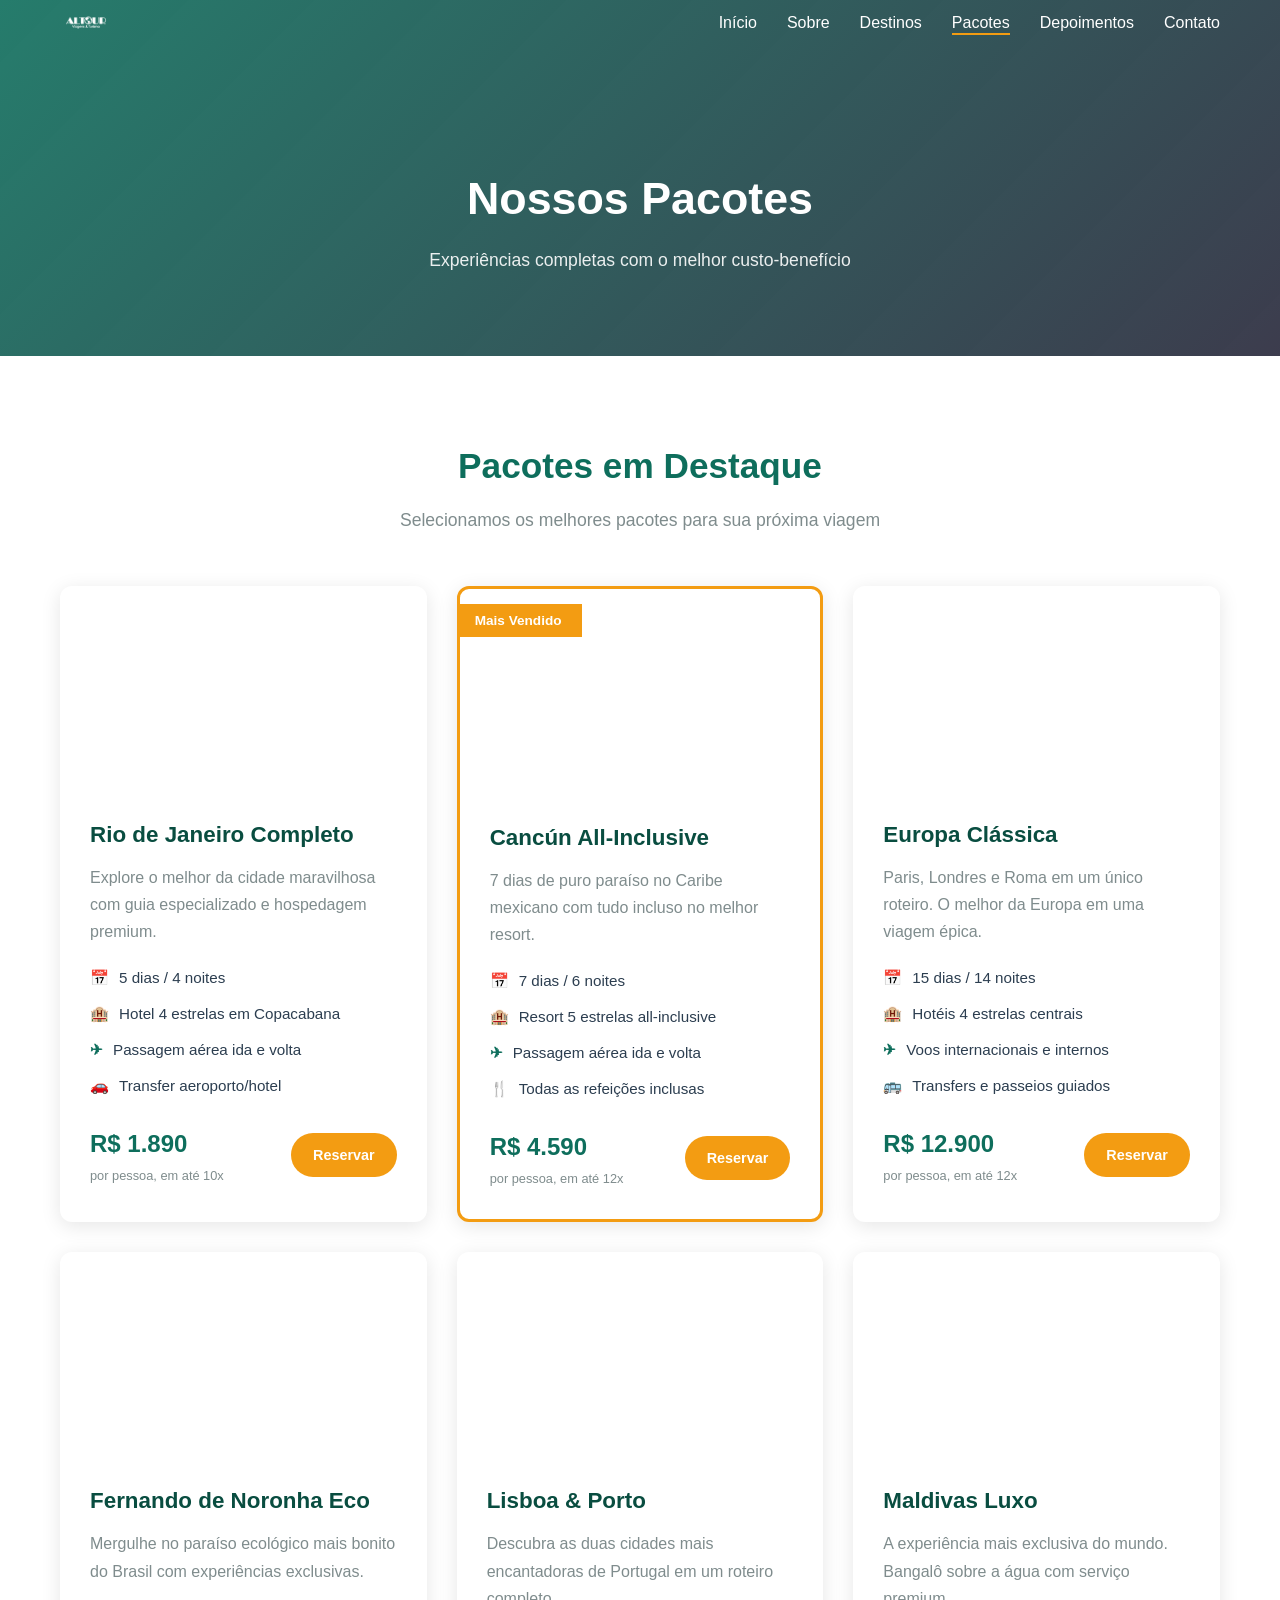
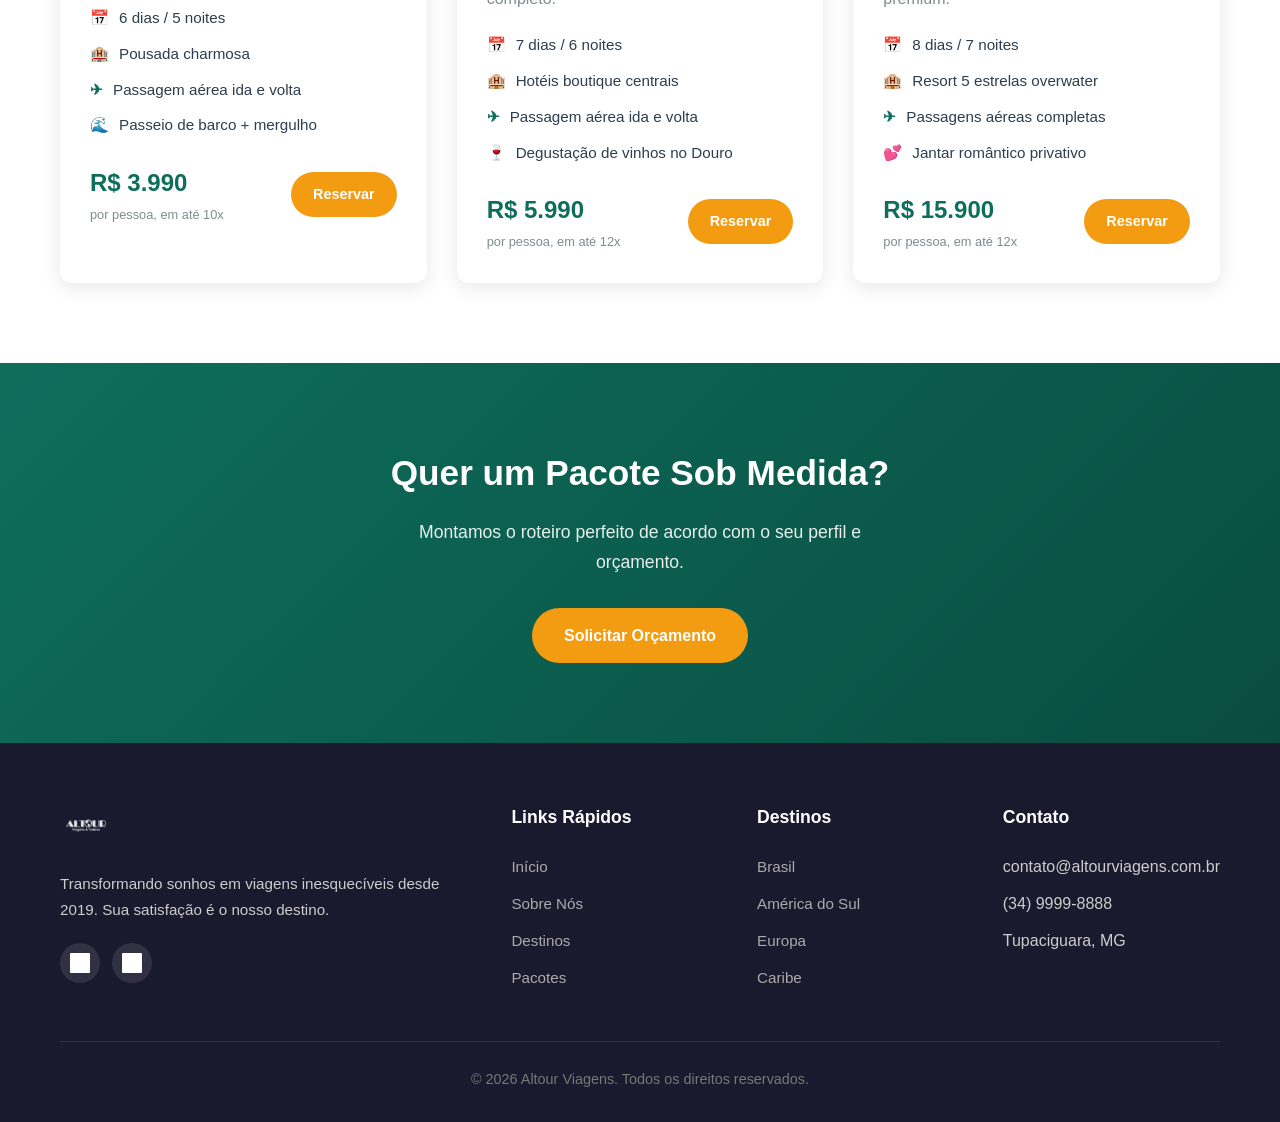
<file: packages.html>
<!DOCTYPE html>
<html lang="pt-BR">
<head>
  <meta charset="UTF-8">
  <meta name="viewport" content="width=device-width, initial-scale=1.0">
  <title>Pacotes - Altour Viagens</title>
  <meta name="description" content="Confira os melhores pacotes de viagem da Altour Viagens com condições imperdíveis.">
  <link rel="stylesheet" href="css/style.css">
</head>
<body>

  <!-- HEADER -->
  <header class="scrolled">
    <nav class="container">
      <a href="index.html" class="logo"><img src="img/logo.png" alt="Altour Viagens & Turismo"></a>
      <ul class="nav-links">
        <li><a href="index.html" class="nav-link">Início</a></li>
        <li><a href="about.html" class="nav-link">Sobre</a></li>
        <li><a href="destinations.html" class="nav-link">Destinos</a></li>
        <li><a href="packages.html" class="nav-link active">Pacotes</a></li>
        <li><a href="testimonials.html" class="nav-link">Depoimentos</a></li>
        <li><a href="contact.html" class="nav-link">Contato</a></li>
      </ul>
      <button class="hamburger" aria-label="Menu">
        <span></span><span></span><span></span>
      </button>
    </nav>
  </header>

  <!-- PAGE HERO -->
  <section class="page-hero">
    <div class="container">
      <h1>Nossos Pacotes</h1>
      <p>Experiências completas com o melhor custo-benefício</p>
    </div>
  </section>

  <!-- PACKAGES -->
  <section class="section">
    <div class="container">
      <div class="section-title">
        <h2>Pacotes em Destaque</h2>
        <p>Selecionamos os melhores pacotes para sua próxima viagem</p>
      </div>
      <div class="packages-grid">

        <!-- Package 1 -->
        <div class="package-card">
          <div class="package-img" style="background-image: url('https://images.unsplash.com/photo-1483729558449-99ef09a8c325?w=600&q=80')"></div>
          <div class="package-content">
            <h3>Rio de Janeiro Completo</h3>
            <p>Explore o melhor da cidade maravilhosa com guia especializado e hospedagem premium.</p>
            <div class="package-details">
              <div class="package-detail">
                <span class="package-detail-icon">&#128197;</span> 5 dias / 4 noites
              </div>
              <div class="package-detail">
                <span class="package-detail-icon">&#127976;</span> Hotel 4 estrelas em Copacabana
              </div>
              <div class="package-detail">
                <span class="package-detail-icon">&#9992;</span> Passagem aérea ida e volta
              </div>
              <div class="package-detail">
                <span class="package-detail-icon">&#128663;</span> Transfer aeroporto/hotel
              </div>
            </div>
            <div class="package-price-box">
              <div class="package-price">
                R$ 1.890
                <small>por pessoa, em até 10x</small>
              </div>
              <a href="contact.html" class="btn btn-primary" style="padding: 10px 22px; font-size: 0.9rem;">Reservar</a>
            </div>
          </div>
        </div>

        <!-- Package 2 - Featured -->
        <div class="package-card featured">
          <div class="package-featured-tag">Mais Vendido</div>
          <div class="package-img" style="background-image: url('https://images.unsplash.com/photo-1539037116277-4db20889f2d4?w=600&q=80')"></div>
          <div class="package-content">
            <h3>Cancún All-Inclusive</h3>
            <p>7 dias de puro paraíso no Caribe mexicano com tudo incluso no melhor resort.</p>
            <div class="package-details">
              <div class="package-detail">
                <span class="package-detail-icon">&#128197;</span> 7 dias / 6 noites
              </div>
              <div class="package-detail">
                <span class="package-detail-icon">&#127976;</span> Resort 5 estrelas all-inclusive
              </div>
              <div class="package-detail">
                <span class="package-detail-icon">&#9992;</span> Passagem aérea ida e volta
              </div>
              <div class="package-detail">
                <span class="package-detail-icon">&#127860;</span> Todas as refeições inclusas
              </div>
            </div>
            <div class="package-price-box">
              <div class="package-price">
                R$ 4.590
                <small>por pessoa, em até 12x</small>
              </div>
              <a href="contact.html" class="btn btn-primary" style="padding: 10px 22px; font-size: 0.9rem;">Reservar</a>
            </div>
          </div>
        </div>

        <!-- Package 3 -->
        <div class="package-card">
          <div class="package-img" style="background-image: url('https://images.unsplash.com/photo-1499856871958-5b9627545d1a?w=600&q=80')"></div>
          <div class="package-content">
            <h3>Europa Clássica</h3>
            <p>Paris, Londres e Roma em um único roteiro. O melhor da Europa em uma viagem épica.</p>
            <div class="package-details">
              <div class="package-detail">
                <span class="package-detail-icon">&#128197;</span> 15 dias / 14 noites
              </div>
              <div class="package-detail">
                <span class="package-detail-icon">&#127976;</span> Hotéis 4 estrelas centrais
              </div>
              <div class="package-detail">
                <span class="package-detail-icon">&#9992;</span> Voos internacionais e internos
              </div>
              <div class="package-detail">
                <span class="package-detail-icon">&#128652;</span> Transfers e passeios guiados
              </div>
            </div>
            <div class="package-price-box">
              <div class="package-price">
                R$ 12.900
                <small>por pessoa, em até 12x</small>
              </div>
              <a href="contact.html" class="btn btn-primary" style="padding: 10px 22px; font-size: 0.9rem;">Reservar</a>
            </div>
          </div>
        </div>

        <!-- Package 4 -->
        <div class="package-card">
          <div class="package-img" style="background-image: url('https://images.unsplash.com/photo-1598971861713-54ad16a7e72e?w=600&q=80')"></div>
          <div class="package-content">
            <h3>Fernando de Noronha Eco</h3>
            <p>Mergulhe no paraíso ecológico mais bonito do Brasil com experiências exclusivas.</p>
            <div class="package-details">
              <div class="package-detail">
                <span class="package-detail-icon">&#128197;</span> 6 dias / 5 noites
              </div>
              <div class="package-detail">
                <span class="package-detail-icon">&#127976;</span> Pousada charmosa
              </div>
              <div class="package-detail">
                <span class="package-detail-icon">&#9992;</span> Passagem aérea ida e volta
              </div>
              <div class="package-detail">
                <span class="package-detail-icon">&#127754;</span> Passeio de barco + mergulho
              </div>
            </div>
            <div class="package-price-box">
              <div class="package-price">
                R$ 3.990
                <small>por pessoa, em até 10x</small>
              </div>
              <a href="contact.html" class="btn btn-primary" style="padding: 10px 22px; font-size: 0.9rem;">Reservar</a>
            </div>
          </div>
        </div>

        <!-- Package 5 -->
        <div class="package-card">
          <div class="package-img" style="background-image: url('https://images.unsplash.com/photo-1534351590666-13e3e96b5017?w=600&q=80')"></div>
          <div class="package-content">
            <h3>Lisboa & Porto</h3>
            <p>Descubra as duas cidades mais encantadoras de Portugal em um roteiro completo.</p>
            <div class="package-details">
              <div class="package-detail">
                <span class="package-detail-icon">&#128197;</span> 7 dias / 6 noites
              </div>
              <div class="package-detail">
                <span class="package-detail-icon">&#127976;</span> Hotéis boutique centrais
              </div>
              <div class="package-detail">
                <span class="package-detail-icon">&#9992;</span> Passagem aérea ida e volta
              </div>
              <div class="package-detail">
                <span class="package-detail-icon">&#127863;</span> Degustação de vinhos no Douro
              </div>
            </div>
            <div class="package-price-box">
              <div class="package-price">
                R$ 5.990
                <small>por pessoa, em até 12x</small>
              </div>
              <a href="contact.html" class="btn btn-primary" style="padding: 10px 22px; font-size: 0.9rem;">Reservar</a>
            </div>
          </div>
        </div>

        <!-- Package 6 -->
        <div class="package-card">
          <div class="package-img" style="background-image: url('https://images.unsplash.com/photo-1506929562872-bb421503ef21?w=600&q=80')"></div>
          <div class="package-content">
            <h3>Maldivas Luxo</h3>
            <p>A experiência mais exclusiva do mundo. Bangalô sobre a água com serviço premium.</p>
            <div class="package-details">
              <div class="package-detail">
                <span class="package-detail-icon">&#128197;</span> 8 dias / 7 noites
              </div>
              <div class="package-detail">
                <span class="package-detail-icon">&#127976;</span> Resort 5 estrelas overwater
              </div>
              <div class="package-detail">
                <span class="package-detail-icon">&#9992;</span> Passagens aéreas completas
              </div>
              <div class="package-detail">
                <span class="package-detail-icon">&#128149;</span> Jantar romântico privativo
              </div>
            </div>
            <div class="package-price-box">
              <div class="package-price">
                R$ 15.900
                <small>por pessoa, em até 12x</small>
              </div>
              <a href="contact.html" class="btn btn-primary" style="padding: 10px 22px; font-size: 0.9rem;">Reservar</a>
            </div>
          </div>
        </div>

      </div>
    </div>
  </section>

  <!-- CTA -->
  <section class="cta">
    <div class="container">
      <h2>Quer um Pacote Sob Medida?</h2>
      <p>Montamos o roteiro perfeito de acordo com o seu perfil e orçamento.</p>
      <a href="contact.html" class="btn btn-primary">Solicitar Orçamento</a>
    </div>
  </section>

  <!-- FOOTER -->
  <footer>
    <div class="container">
      <div class="footer-grid">
        <div class="footer-about">
          <a href="index.html" class="logo"><img src="img/logo.png" alt="Altour Viagens & Turismo"></a>
          <p>Transformando sonhos em viagens inesquecíveis desde 2019. Sua satisfação é o nosso destino.</p>
          <div class="footer-social">
            <a href="#" aria-label="Facebook"><img src="img/icon2.png" alt="Facebook"></a>
            <a href="#" aria-label="Instagram"><img src="img/icon1.png" alt="Instagram"></a>
          </div>
        </div>
        <div class="footer-col">
          <h4>Links Rápidos</h4>
          <ul>
            <li><a href="index.html">Início</a></li>
            <li><a href="about.html">Sobre Nós</a></li>
            <li><a href="destinations.html">Destinos</a></li>
            <li><a href="packages.html">Pacotes</a></li>
          </ul>
        </div>
        <div class="footer-col">
          <h4>Destinos</h4>
          <ul>
            <li><a href="destinations.html">Brasil</a></li>
            <li><a href="destinations.html">América do Sul</a></li>
            <li><a href="destinations.html">Europa</a></li>
            <li><a href="destinations.html">Caribe</a></li>
          </ul>
        </div>
        <div class="footer-col">
          <h4>Contato</h4>
          <ul>
            <li>contato@altourviagens.com.br</li>
            <li>(34) 9999-8888</li>
            <li>Tupaciguara, MG</li>
          </ul>
        </div>
      </div>
      <div class="footer-bottom">
        <p>&copy; 2026 Altour Viagens. Todos os direitos reservados.</p>
      </div>
    </div>
  </footer>

  <script src="js/main.js"></script>
</body>
</html>
</file>
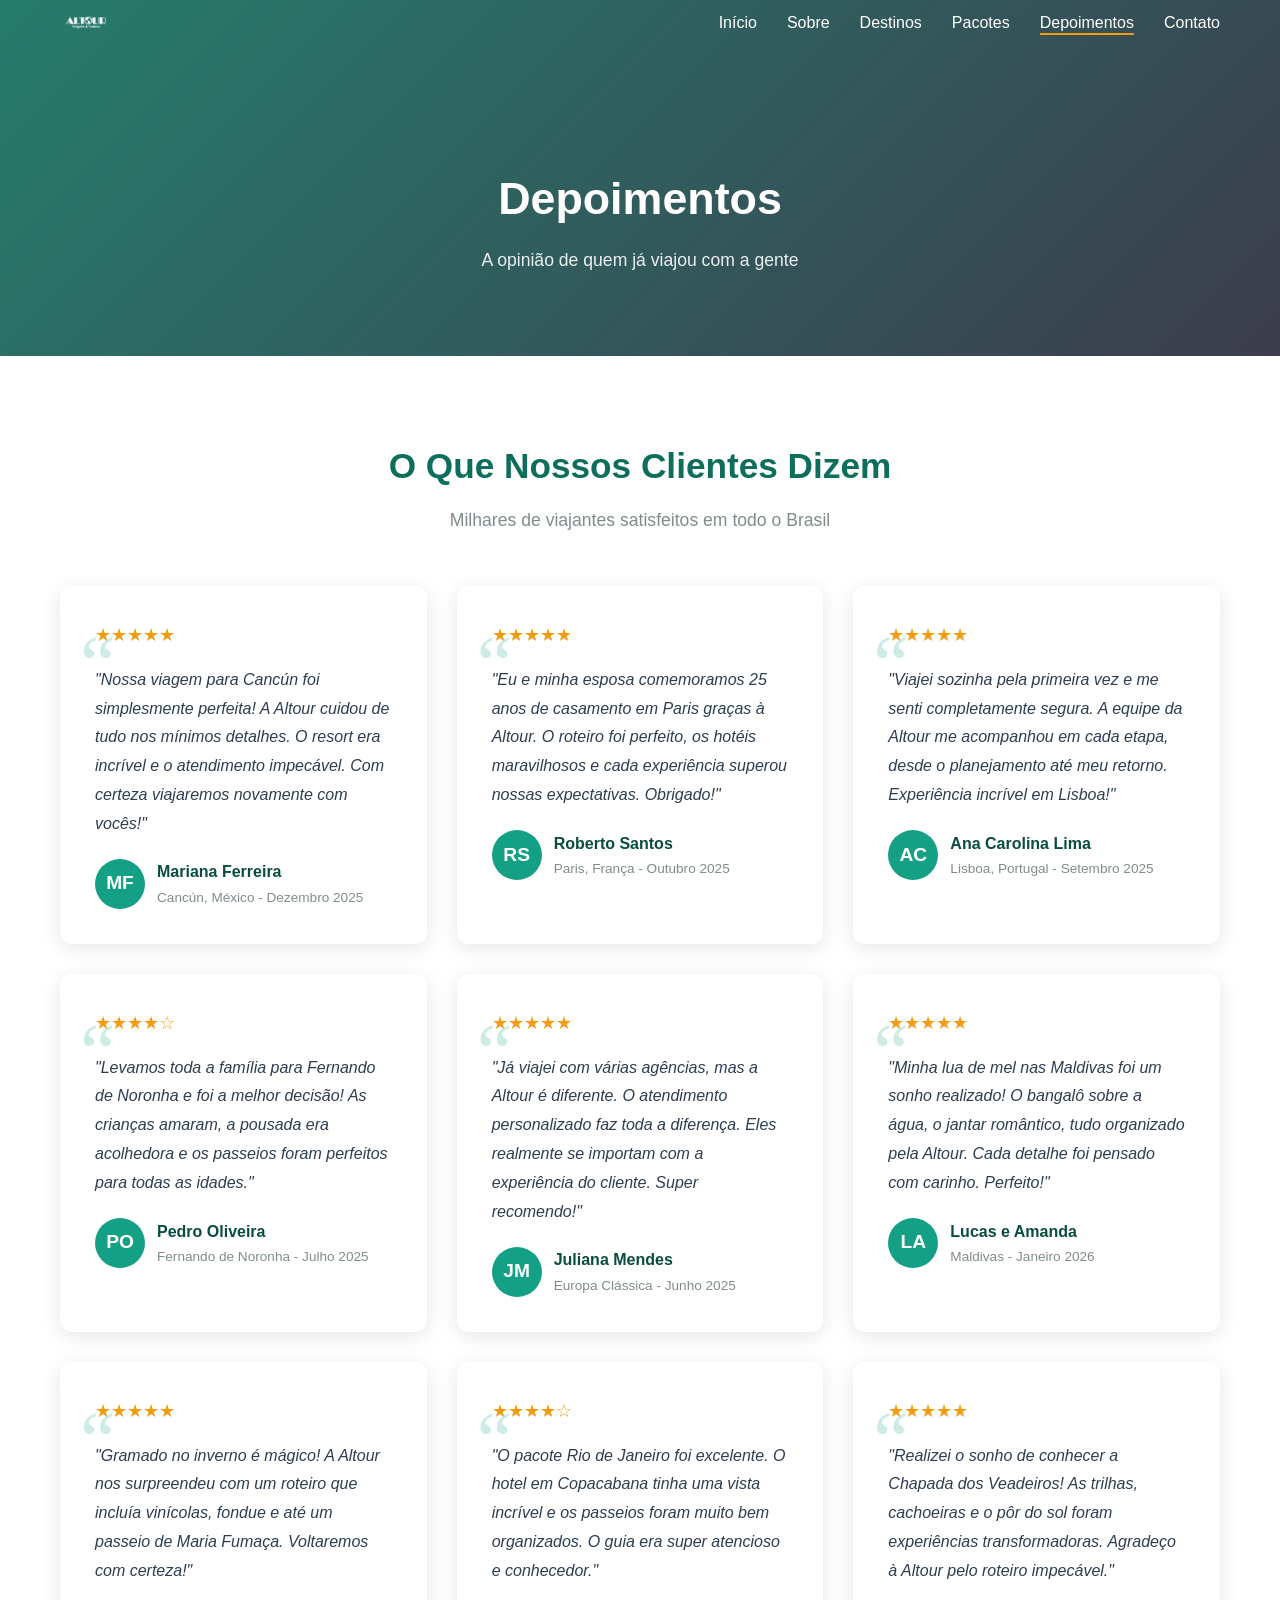
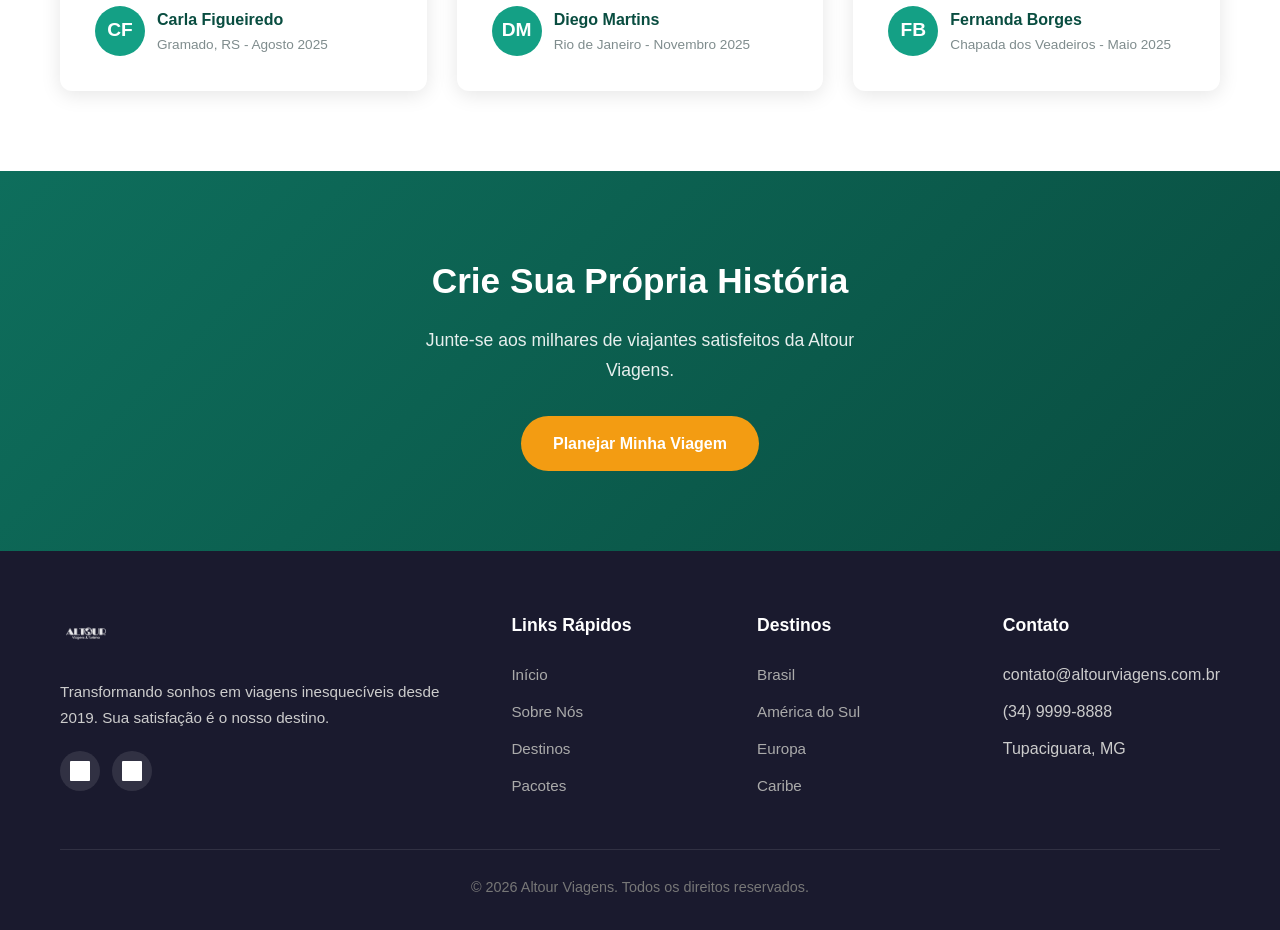
<file: testimonials.html>
<!DOCTYPE html>
<html lang="pt-BR">
<head>
  <meta charset="UTF-8">
  <meta name="viewport" content="width=device-width, initial-scale=1.0">
  <title>Depoimentos - Altour Viagens</title>
  <meta name="description" content="Veja o que nossos clientes dizem sobre a experiência com a Altour Viagens.">
  <link rel="stylesheet" href="css/style.css">
</head>
<body>

  <!-- HEADER -->
  <header class="scrolled">
    <nav class="container">
      <a href="index.html" class="logo"><img src="img/logo.png" alt="Altour Viagens & Turismo"></a>
      <ul class="nav-links">
        <li><a href="index.html" class="nav-link">Início</a></li>
        <li><a href="about.html" class="nav-link">Sobre</a></li>
        <li><a href="destinations.html" class="nav-link">Destinos</a></li>
        <li><a href="packages.html" class="nav-link">Pacotes</a></li>
        <li><a href="testimonials.html" class="nav-link active">Depoimentos</a></li>
        <li><a href="contact.html" class="nav-link">Contato</a></li>
      </ul>
      <button class="hamburger" aria-label="Menu">
        <span></span><span></span><span></span>
      </button>
    </nav>
  </header>

  <!-- PAGE HERO -->
  <section class="page-hero">
    <div class="container">
      <h1>Depoimentos</h1>
      <p>A opinião de quem já viajou com a gente</p>
    </div>
  </section>

  <!-- TESTIMONIALS -->
  <section class="section">
    <div class="container">
      <div class="section-title">
        <h2>O Que Nossos Clientes Dizem</h2>
        <p>Milhares de viajantes satisfeitos em todo o Brasil</p>
      </div>
      <div class="testimonials-grid">

        <div class="testimonial-card">
          <div class="stars">&#9733;&#9733;&#9733;&#9733;&#9733;</div>
          <p class="testimonial-text">"Nossa viagem para Cancún foi simplesmente perfeita! A Altour cuidou de tudo nos mínimos detalhes. O resort era incrível e o atendimento impecável. Com certeza viajaremos novamente com vocês!"</p>
          <div class="testimonial-author">
            <div class="testimonial-avatar">MF</div>
            <div>
              <div class="testimonial-name">Mariana Ferreira</div>
              <div class="testimonial-trip">Cancún, México - Dezembro 2025</div>
            </div>
          </div>
        </div>

        <div class="testimonial-card">
          <div class="stars">&#9733;&#9733;&#9733;&#9733;&#9733;</div>
          <p class="testimonial-text">"Eu e minha esposa comemoramos 25 anos de casamento em Paris graças à Altour. O roteiro foi perfeito, os hotéis maravilhosos e cada experiência superou nossas expectativas. Obrigado!"</p>
          <div class="testimonial-author">
            <div class="testimonial-avatar">RS</div>
            <div>
              <div class="testimonial-name">Roberto Santos</div>
              <div class="testimonial-trip">Paris, França - Outubro 2025</div>
            </div>
          </div>
        </div>

        <div class="testimonial-card">
          <div class="stars">&#9733;&#9733;&#9733;&#9733;&#9733;</div>
          <p class="testimonial-text">"Viajei sozinha pela primeira vez e me senti completamente segura. A equipe da Altour me acompanhou em cada etapa, desde o planejamento até meu retorno. Experiência incrível em Lisboa!"</p>
          <div class="testimonial-author">
            <div class="testimonial-avatar">AC</div>
            <div>
              <div class="testimonial-name">Ana Carolina Lima</div>
              <div class="testimonial-trip">Lisboa, Portugal - Setembro 2025</div>
            </div>
          </div>
        </div>

        <div class="testimonial-card">
          <div class="stars">&#9733;&#9733;&#9733;&#9733;&#9734;</div>
          <p class="testimonial-text">"Levamos toda a família para Fernando de Noronha e foi a melhor decisão! As crianças amaram, a pousada era acolhedora e os passeios foram perfeitos para todas as idades."</p>
          <div class="testimonial-author">
            <div class="testimonial-avatar">PO</div>
            <div>
              <div class="testimonial-name">Pedro Oliveira</div>
              <div class="testimonial-trip">Fernando de Noronha - Julho 2025</div>
            </div>
          </div>
        </div>

        <div class="testimonial-card">
          <div class="stars">&#9733;&#9733;&#9733;&#9733;&#9733;</div>
          <p class="testimonial-text">"Já viajei com várias agências, mas a Altour é diferente. O atendimento personalizado faz toda a diferença. Eles realmente se importam com a experiência do cliente. Super recomendo!"</p>
          <div class="testimonial-author">
            <div class="testimonial-avatar">JM</div>
            <div>
              <div class="testimonial-name">Juliana Mendes</div>
              <div class="testimonial-trip">Europa Clássica - Junho 2025</div>
            </div>
          </div>
        </div>

        <div class="testimonial-card">
          <div class="stars">&#9733;&#9733;&#9733;&#9733;&#9733;</div>
          <p class="testimonial-text">"Minha lua de mel nas Maldivas foi um sonho realizado! O bangalô sobre a água, o jantar romântico, tudo organizado pela Altour. Cada detalhe foi pensado com carinho. Perfeito!"</p>
          <div class="testimonial-author">
            <div class="testimonial-avatar">LA</div>
            <div>
              <div class="testimonial-name">Lucas e Amanda</div>
              <div class="testimonial-trip">Maldivas - Janeiro 2026</div>
            </div>
          </div>
        </div>

        <div class="testimonial-card">
          <div class="stars">&#9733;&#9733;&#9733;&#9733;&#9733;</div>
          <p class="testimonial-text">"Gramado no inverno é mágico! A Altour nos surpreendeu com um roteiro que incluía vinícolas, fondue e até um passeio de Maria Fumaça. Voltaremos com certeza!"</p>
          <div class="testimonial-author">
            <div class="testimonial-avatar">CF</div>
            <div>
              <div class="testimonial-name">Carla Figueiredo</div>
              <div class="testimonial-trip">Gramado, RS - Agosto 2025</div>
            </div>
          </div>
        </div>

        <div class="testimonial-card">
          <div class="stars">&#9733;&#9733;&#9733;&#9733;&#9734;</div>
          <p class="testimonial-text">"O pacote Rio de Janeiro foi excelente. O hotel em Copacabana tinha uma vista incrível e os passeios foram muito bem organizados. O guia era super atencioso e conhecedor."</p>
          <div class="testimonial-author">
            <div class="testimonial-avatar">DM</div>
            <div>
              <div class="testimonial-name">Diego Martins</div>
              <div class="testimonial-trip">Rio de Janeiro - Novembro 2025</div>
            </div>
          </div>
        </div>

        <div class="testimonial-card">
          <div class="stars">&#9733;&#9733;&#9733;&#9733;&#9733;</div>
          <p class="testimonial-text">"Realizei o sonho de conhecer a Chapada dos Veadeiros! As trilhas, cachoeiras e o pôr do sol foram experiências transformadoras. Agradeço à Altour pelo roteiro impecável."</p>
          <div class="testimonial-author">
            <div class="testimonial-avatar">FB</div>
            <div>
              <div class="testimonial-name">Fernanda Borges</div>
              <div class="testimonial-trip">Chapada dos Veadeiros - Maio 2025</div>
            </div>
          </div>
        </div>

      </div>
    </div>
  </section>

  <!-- CTA -->
  <section class="cta">
    <div class="container">
      <h2>Crie Sua Própria História</h2>
      <p>Junte-se aos milhares de viajantes satisfeitos da Altour Viagens.</p>
      <a href="contact.html" class="btn btn-primary">Planejar Minha Viagem</a>
    </div>
  </section>

  <!-- FOOTER -->
  <footer>
    <div class="container">
      <div class="footer-grid">
        <div class="footer-about">
          <a href="index.html" class="logo"><img src="img/logo.png" alt="Altour Viagens & Turismo"></a>
          <p>Transformando sonhos em viagens inesquecíveis desde 2019. Sua satisfação é o nosso destino.</p>
          <div class="footer-social">
            <a href="#" aria-label="Facebook"><img src="img/icon2.png" alt="Facebook"></a>
            <a href="#" aria-label="Instagram"><img src="img/icon1.png" alt="Instagram"></a>
          </div>
        </div>
        <div class="footer-col">
          <h4>Links Rápidos</h4>
          <ul>
            <li><a href="index.html">Início</a></li>
            <li><a href="about.html">Sobre Nós</a></li>
            <li><a href="destinations.html">Destinos</a></li>
            <li><a href="packages.html">Pacotes</a></li>
          </ul>
        </div>
        <div class="footer-col">
          <h4>Destinos</h4>
          <ul>
            <li><a href="destinations.html">Brasil</a></li>
            <li><a href="destinations.html">América do Sul</a></li>
            <li><a href="destinations.html">Europa</a></li>
            <li><a href="destinations.html">Caribe</a></li>
          </ul>
        </div>
        <div class="footer-col">
          <h4>Contato</h4>
          <ul>
            <li>contato@altourviagens.com.br</li>
            <li>(34) 9999-8888</li>
            <li>Tupaciguara, MG</li>
          </ul>
        </div>
      </div>
      <div class="footer-bottom">
        <p>&copy; 2026 Altour Viagens. Todos os direitos reservados.</p>
      </div>
    </div>
  </footer>

  <script src="js/main.js"></script>
</body>
</html>
</file>
<file: css/style.css>
/* ===== RESET & BASE ===== */
*,
*::before,
*::after {
  margin: 0;
  padding: 0;
  box-sizing: border-box;
}

:root {
  --primary: #0e6e5c;
  --primary-dark: #094d40;
  --primary-light: #14a085;
  --accent: #f39c12;
  --accent-dark: #d68910;
  --text: #2c3e50;
  --text-light: #7f8c8d;
  --bg: #ffffff;
  --bg-light: #f8f9fa;
  --bg-dark: #1a1a2e;
  --shadow: 0 4px 20px rgba(0, 0, 0, 0.1);
  --shadow-hover: 0 8px 30px rgba(0, 0, 0, 0.15);
  --radius: 12px;
  --transition: 0.3s ease;
}

html {
  scroll-behavior: smooth;
}

body {
  font-family: 'Segoe UI', Tahoma, Geneva, Verdana, sans-serif;
  color: var(--text);
  background: var(--bg);
  line-height: 1.7;
}

a {
  text-decoration: none;
  color: inherit;
}

ul {
  list-style: none;
}

img {
  max-width: 100%;
  display: block;
}

.container {
  max-width: 1200px;
  margin: 0 auto;
  padding: 0 20px;
}

.section {
  padding: 80px 0;
}

.section-title {
  text-align: center;
  margin-bottom: 50px;
}

.section-title h2 {
  font-size: 2.2rem;
  color: var(--primary);
  margin-bottom: 10px;
}

.section-title p {
  color: var(--text-light);
  font-size: 1.1rem;
}

/* ===== BUTTONS ===== */
.btn {
  display: inline-block;
  padding: 14px 32px;
  border-radius: 50px;
  font-size: 1rem;
  font-weight: 600;
  cursor: pointer;
  border: none;
  transition: all var(--transition);
}

.btn-primary {
  background: var(--accent);
  color: #fff;
}

.btn-primary:hover {
  background: var(--accent-dark);
  transform: translateY(-2px);
  box-shadow: var(--shadow-hover);
}

.btn-outline {
  border: 2px solid #fff;
  color: #fff;
  background: transparent;
}

.btn-outline:hover {
  background: #fff;
  color: var(--primary);
}

.btn-secondary {
  background: var(--primary);
  color: #fff;
}

.btn-secondary:hover {
  background: var(--primary-dark);
  transform: translateY(-2px);
}

/* ===== HEADER / NAV ===== */
header {
  position: fixed;
  top: 0;
  left: 0;
  width: 100%;
  z-index: 1000;
  transition: all var(--transition);
}

header.scrolled {
  background: rgba(255, 255, 255, 0.97);
  box-shadow: var(--shadow);
}

header.scrolled .nav-link {
  color: var(--text);
}

header.scrolled .logo {
  color: var(--primary);
}

nav {
  display: flex;
  justify-content: space-between;
  align-items: center;
  padding: 18px 0;
}

.logo {
  display: flex;
  align-items: center;
}

.logo img {
  height: 45px;
  width: auto;
  transition: filter var(--transition);
  filter: brightness(0) invert(1);
}

header.scrolled .logo img {
  filter: none;
}

.nav-links {
  display: flex;
  gap: 30px;
  align-items: center;
}

.nav-link {
  color: #fff;
  font-weight: 500;
  transition: color var(--transition);
  position: relative;
}

.nav-link::after {
  content: '';
  position: absolute;
  bottom: -4px;
  left: 0;
  width: 0;
  height: 2px;
  background: var(--accent);
  transition: width var(--transition);
}

.nav-link:hover::after,
.nav-link.active::after {
  width: 100%;
}

.hamburger {
  display: none;
  flex-direction: column;
  gap: 5px;
  cursor: pointer;
  background: none;
  border: none;
  padding: 5px;
}

.hamburger span {
  width: 28px;
  height: 3px;
  background: #fff;
  border-radius: 3px;
  transition: all var(--transition);
}

header.scrolled .hamburger span {
  background: var(--text);
}

/* ===== HERO ===== */
.hero {
  min-height: 100vh;
  display: flex;
  align-items: center;
  justify-content: center;
  text-align: center;
  color: #fff;
  background: linear-gradient(135deg, rgba(14, 110, 92, 0.85), rgba(26, 26, 46, 0.8)),
    url('https://images.unsplash.com/photo-1507525428034-b723cf961d3e?w=1920&q=80') center/cover no-repeat;
  padding: 0 20px;
}

.hero-content h1 {
  font-size: 3.5rem;
  margin-bottom: 20px;
  line-height: 1.2;
}

.hero-content p {
  font-size: 1.3rem;
  margin-bottom: 35px;
  opacity: 0.9;
  max-width: 600px;
  margin-left: auto;
  margin-right: auto;
}

.hero-buttons {
  display: flex;
  gap: 15px;
  justify-content: center;
  flex-wrap: wrap;
}

/* ===== FEATURES / DIFERENCIAIS ===== */
.features {
  background: var(--bg-light);
}

.features-grid {
  display: grid;
  grid-template-columns: repeat(auto-fit, minmax(250px, 1fr));
  gap: 30px;
}

.feature-card {
  background: #fff;
  padding: 40px 30px;
  border-radius: var(--radius);
  text-align: center;
  box-shadow: var(--shadow);
  transition: transform var(--transition);
}

.feature-card:hover {
  transform: translateY(-5px);
}

.feature-icon {
  font-size: 3rem;
  margin-bottom: 20px;
}

.feature-card h3 {
  margin-bottom: 12px;
  color: var(--primary);
  font-size: 1.3rem;
}

.feature-card p {
  color: var(--text-light);
}

/* ===== DESTINATIONS ===== */
.destinations-grid {
  display: grid;
  grid-template-columns: repeat(auto-fit, minmax(300px, 1fr));
  gap: 30px;
}

.destination-card {
  border-radius: var(--radius);
  overflow: hidden;
  box-shadow: var(--shadow);
  transition: transform var(--transition), box-shadow var(--transition);
  background: #fff;
}

.destination-card:hover {
  transform: translateY(-8px);
  box-shadow: var(--shadow-hover);
}

.destination-img {
  height: 220px;
  background-size: cover;
  background-position: center;
  position: relative;
}

.destination-badge {
  position: absolute;
  top: 15px;
  right: 15px;
  background: var(--accent);
  color: #fff;
  padding: 5px 15px;
  border-radius: 50px;
  font-weight: 600;
  font-size: 0.85rem;
}

.destination-info {
  padding: 25px;
}

.destination-info h3 {
  font-size: 1.3rem;
  margin-bottom: 8px;
  color: var(--primary-dark);
}

.destination-info p {
  color: var(--text-light);
  margin-bottom: 15px;
}

.destination-meta {
  display: flex;
  justify-content: space-between;
  align-items: center;
  font-size: 0.9rem;
}

.destination-price {
  font-size: 1.3rem;
  font-weight: 700;
  color: var(--primary);
}

/* ===== PACKAGES ===== */
.packages {
  background: var(--bg-light);
}

.packages-grid {
  display: grid;
  grid-template-columns: repeat(auto-fit, minmax(320px, 1fr));
  gap: 30px;
}

.package-card {
  background: #fff;
  border-radius: var(--radius);
  overflow: hidden;
  box-shadow: var(--shadow);
  transition: transform var(--transition);
}

.package-card:hover {
  transform: translateY(-5px);
}

.package-card.featured {
  border: 3px solid var(--accent);
  position: relative;
}

.package-featured-tag {
  position: absolute;
  top: 15px;
  left: -5px;
  background: var(--accent);
  color: #fff;
  padding: 5px 20px;
  font-weight: 700;
  font-size: 0.85rem;
  z-index: 2;
}

.package-img {
  height: 200px;
  background-size: cover;
  background-position: center;
}

.package-content {
  padding: 30px;
}

.package-content h3 {
  font-size: 1.4rem;
  color: var(--primary-dark);
  margin-bottom: 10px;
}

.package-content p {
  color: var(--text-light);
  margin-bottom: 20px;
}

.package-details {
  display: flex;
  flex-direction: column;
  gap: 10px;
  margin-bottom: 25px;
}

.package-detail {
  display: flex;
  align-items: center;
  gap: 10px;
  font-size: 0.95rem;
}

.package-detail-icon {
  color: var(--primary);
  font-weight: bold;
}

.package-price-box {
  display: flex;
  justify-content: space-between;
  align-items: center;
}

.package-price {
  font-size: 1.5rem;
  font-weight: 700;
  color: var(--primary);
}

.package-price small {
  font-size: 0.8rem;
  color: var(--text-light);
  font-weight: 400;
  display: block;
}

/* ===== TESTIMONIALS ===== */
.testimonials-grid {
  display: grid;
  grid-template-columns: repeat(auto-fit, minmax(300px, 1fr));
  gap: 30px;
}

.testimonial-card {
  background: #fff;
  padding: 35px;
  border-radius: var(--radius);
  box-shadow: var(--shadow);
  position: relative;
}

.testimonial-card::before {
  content: '\201C';
  font-size: 5rem;
  color: var(--primary-light);
  opacity: 0.2;
  position: absolute;
  top: 10px;
  left: 20px;
  font-family: Georgia, serif;
}

.testimonial-text {
  font-style: italic;
  color: var(--text);
  margin-bottom: 20px;
  line-height: 1.8;
  position: relative;
  z-index: 1;
}

.testimonial-author {
  display: flex;
  align-items: center;
  gap: 12px;
}

.testimonial-avatar {
  width: 50px;
  height: 50px;
  border-radius: 50%;
  background: var(--primary-light);
  display: flex;
  align-items: center;
  justify-content: center;
  color: #fff;
  font-weight: 700;
  font-size: 1.2rem;
}

.testimonial-name {
  font-weight: 600;
  color: var(--primary-dark);
}

.testimonial-trip {
  font-size: 0.85rem;
  color: var(--text-light);
}

.stars {
  color: var(--accent);
  margin-bottom: 15px;
  font-size: 1.1rem;
}

/* ===== ABOUT ===== */
.about-content {
  display: grid;
  grid-template-columns: 1fr 1fr;
  gap: 60px;
  align-items: center;
}

.about-img {
  border-radius: var(--radius);
  overflow: hidden;
  height: 400px;
}

.about-img img {
  width: 100%;
  height: 100%;
  object-fit: cover;
}

.about-text h2 {
  font-size: 2rem;
  color: var(--primary);
  margin-bottom: 20px;
}

.about-text p {
  color: var(--text-light);
  margin-bottom: 15px;
}

.about-stats {
  display: grid;
  grid-template-columns: repeat(3, 1fr);
  gap: 20px;
  margin-top: 30px;
}

.stat {
  text-align: center;
}

.stat-number {
  font-size: 2rem;
  font-weight: 800;
  color: var(--primary);
}

.stat-label {
  font-size: 0.9rem;
  color: var(--text-light);
}

/* ===== CONTACT ===== */
.contact {
  background: var(--bg-light);
}

.contact-wrapper {
  display: grid;
  grid-template-columns: 1fr 1fr;
  gap: 50px;
}

.contact-info h3 {
  font-size: 1.5rem;
  color: var(--primary);
  margin-bottom: 20px;
}

.contact-info p {
  color: var(--text-light);
  margin-bottom: 30px;
}

.contact-item {
  display: flex;
  align-items: flex-start;
  gap: 15px;
  margin-bottom: 25px;
}

.contact-icon {
  width: 45px;
  height: 45px;
  background: var(--primary);
  color: #fff;
  border-radius: 50%;
  display: flex;
  align-items: center;
  justify-content: center;
  font-size: 1.1rem;
  flex-shrink: 0;
}

.contact-item-text h4 {
  margin-bottom: 3px;
  color: var(--text);
}

.contact-item-text p {
  margin: 0;
  font-size: 0.95rem;
}

.contact-form {
  background: #fff;
  padding: 35px;
  border-radius: var(--radius);
  box-shadow: var(--shadow);
}

.form-group {
  margin-bottom: 20px;
}

.form-group label {
  display: block;
  margin-bottom: 6px;
  font-weight: 600;
  color: var(--text);
  font-size: 0.95rem;
}

.form-group input,
.form-group select,
.form-group textarea {
  width: 100%;
  padding: 12px 16px;
  border: 2px solid #e0e0e0;
  border-radius: 8px;
  font-size: 1rem;
  font-family: inherit;
  transition: border-color var(--transition);
}

.form-group input:focus,
.form-group select:focus,
.form-group textarea:focus {
  outline: none;
  border-color: var(--primary);
}

.form-group textarea {
  resize: vertical;
  min-height: 120px;
}

.form-row {
  display: grid;
  grid-template-columns: 1fr 1fr;
  gap: 15px;
}

/* ===== CTA ===== */
.cta {
  background: linear-gradient(135deg, var(--primary), var(--primary-dark));
  color: #fff;
  text-align: center;
  padding: 80px 20px;
}

.cta h2 {
  font-size: 2.2rem;
  margin-bottom: 15px;
}

.cta p {
  font-size: 1.1rem;
  opacity: 0.9;
  margin-bottom: 30px;
  max-width: 500px;
  margin-left: auto;
  margin-right: auto;
}

/* ===== FOOTER ===== */
footer {
  background: var(--bg-dark);
  color: #ccc;
  padding: 60px 0 30px;
}

.footer-grid {
  display: grid;
  grid-template-columns: 2fr 1fr 1fr 1fr;
  gap: 40px;
  margin-bottom: 40px;
}

.footer-about .logo {
  margin-bottom: 15px;
  display: inline-block;
}

.footer-about .logo img {
  filter: brightness(0) invert(1);
  opacity: 0.9;
}

.footer-about p {
  font-size: 0.95rem;
  line-height: 1.7;
}

.footer-col h4 {
  color: #fff;
  margin-bottom: 20px;
  font-size: 1.1rem;
}

.footer-col ul li {
  margin-bottom: 10px;
}

.footer-col ul li a {
  color: #aaa;
  transition: color var(--transition);
  font-size: 0.95rem;
}

.footer-col ul li a:hover {
  color: var(--accent);
}

.footer-social {
  display: flex;
  gap: 12px;
  margin-top: 20px;
}

.footer-social a {
  width: 40px;
  height: 40px;
  border-radius: 50%;
  background: rgba(255, 255, 255, 0.1);
  display: flex;
  align-items: center;
  justify-content: center;
  color: #fff;
  transition: background var(--transition);
}

.footer-social a:hover {
  background: var(--accent);
}

.footer-social a img {
  width: 20px;
  height: 20px;
  filter: brightness(0) invert(1);
}

.footer-bottom {
  border-top: 1px solid rgba(255, 255, 255, 0.1);
  padding-top: 25px;
  text-align: center;
  font-size: 0.9rem;
  color: #777;
}

/* ===== PAGE HERO (inner pages) ===== */
.page-hero {
  padding: 160px 0 80px;
  text-align: center;
  color: #fff;
  background: linear-gradient(135deg, rgba(14, 110, 92, 0.9), rgba(26, 26, 46, 0.85)),
    url('https://images.unsplash.com/photo-1488646953014-85cb44e25828?w=1920&q=80') center/cover no-repeat;
}

.page-hero h1 {
  font-size: 2.8rem;
  margin-bottom: 10px;
}

.page-hero p {
  font-size: 1.1rem;
  opacity: 0.9;
}

/* ===== RESPONSIVE ===== */
@media (max-width: 992px) {
  .about-content {
    grid-template-columns: 1fr;
  }

  .contact-wrapper {
    grid-template-columns: 1fr;
  }

  .footer-grid {
    grid-template-columns: 1fr 1fr;
  }
}

@media (max-width: 768px) {
  .nav-links {
    position: fixed;
    top: 0;
    right: -100%;
    width: 280px;
    height: 100vh;
    background: var(--bg-dark);
    flex-direction: column;
    padding: 80px 30px 30px;
    gap: 20px;
    transition: right var(--transition);
  }

  .nav-links.active {
    right: 0;
  }

  .nav-links .nav-link {
    color: #fff;
    font-size: 1.1rem;
  }

  .hamburger {
    display: flex;
    z-index: 1001;
  }

  .hero-content h1 {
    font-size: 2.2rem;
  }

  .hero-content p {
    font-size: 1rem;
  }

  .section {
    padding: 50px 0;
  }

  .section-title h2 {
    font-size: 1.8rem;
  }

  .footer-grid {
    grid-template-columns: 1fr;
  }

  .form-row {
    grid-template-columns: 1fr;
  }

  .about-stats {
    grid-template-columns: repeat(3, 1fr);
  }

  .page-hero {
    padding: 120px 0 50px;
  }

  .page-hero h1 {
    font-size: 2rem;
  }
}
</file>
